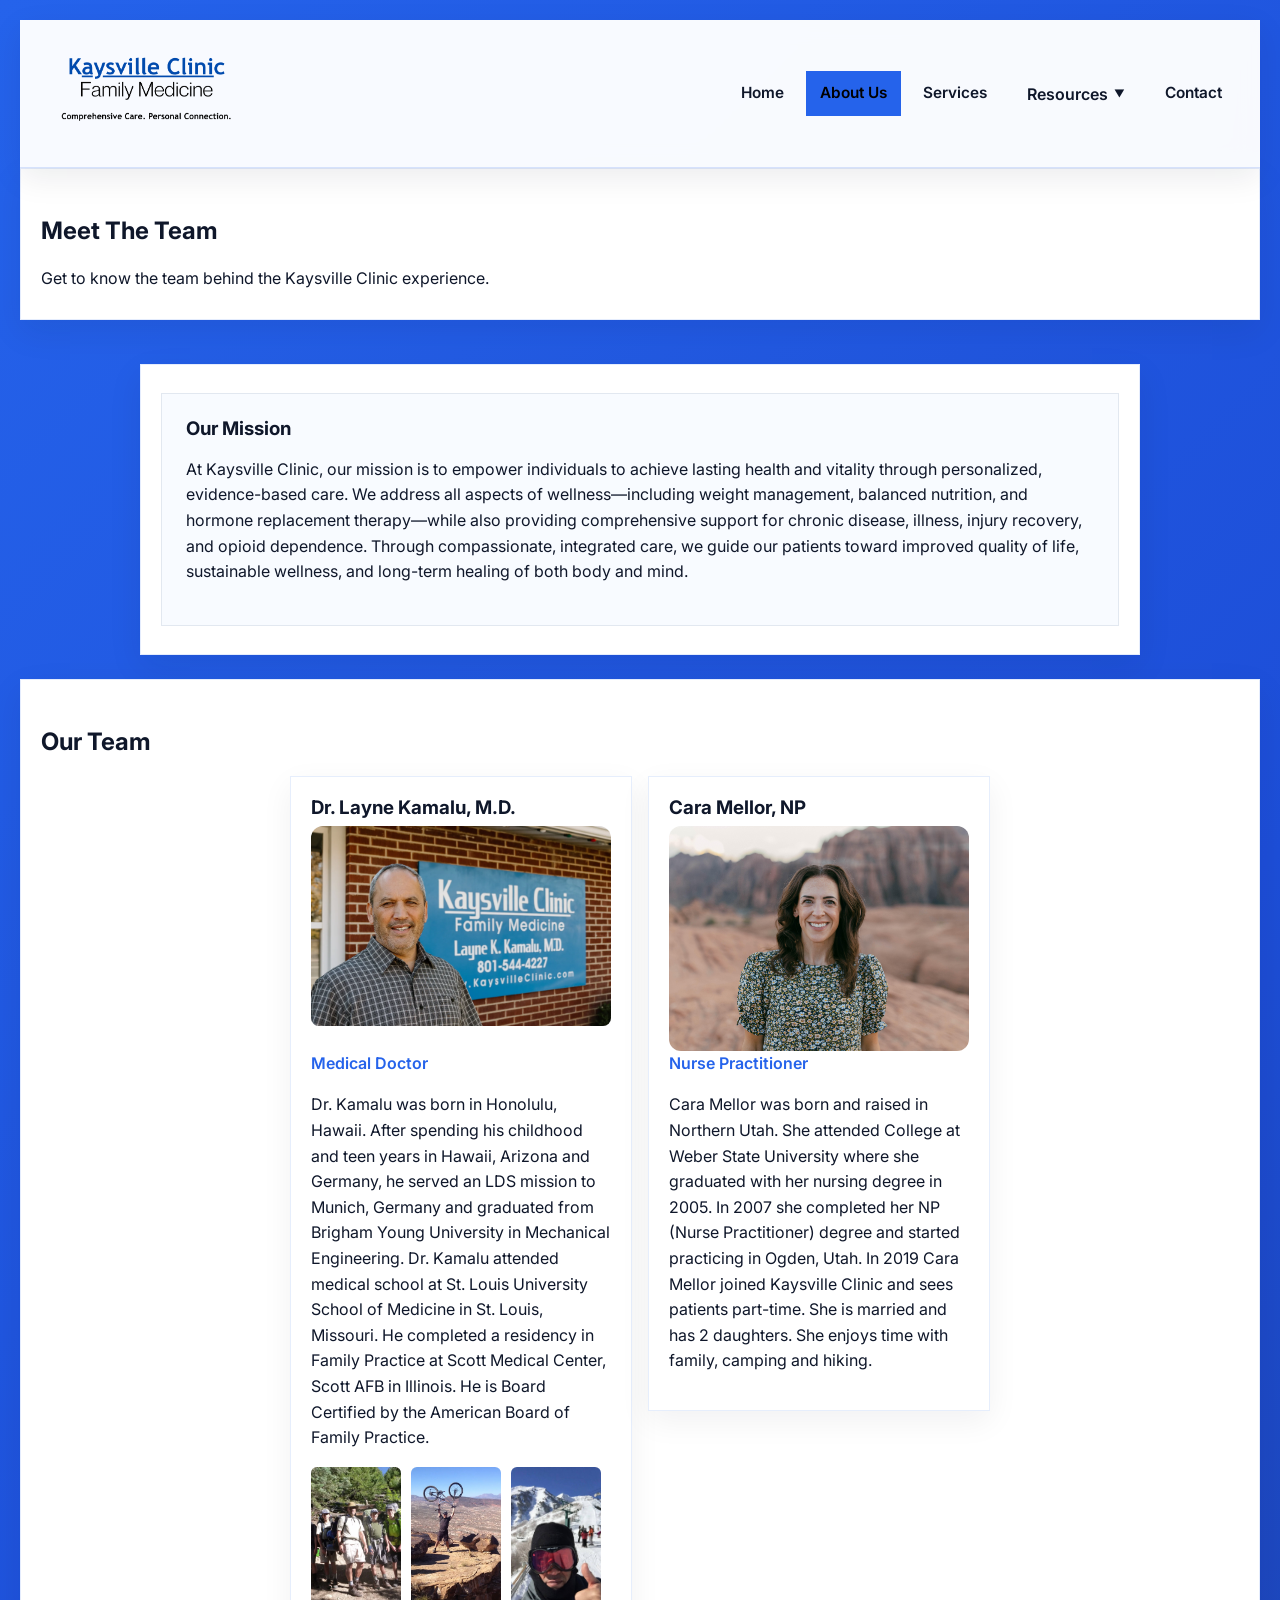
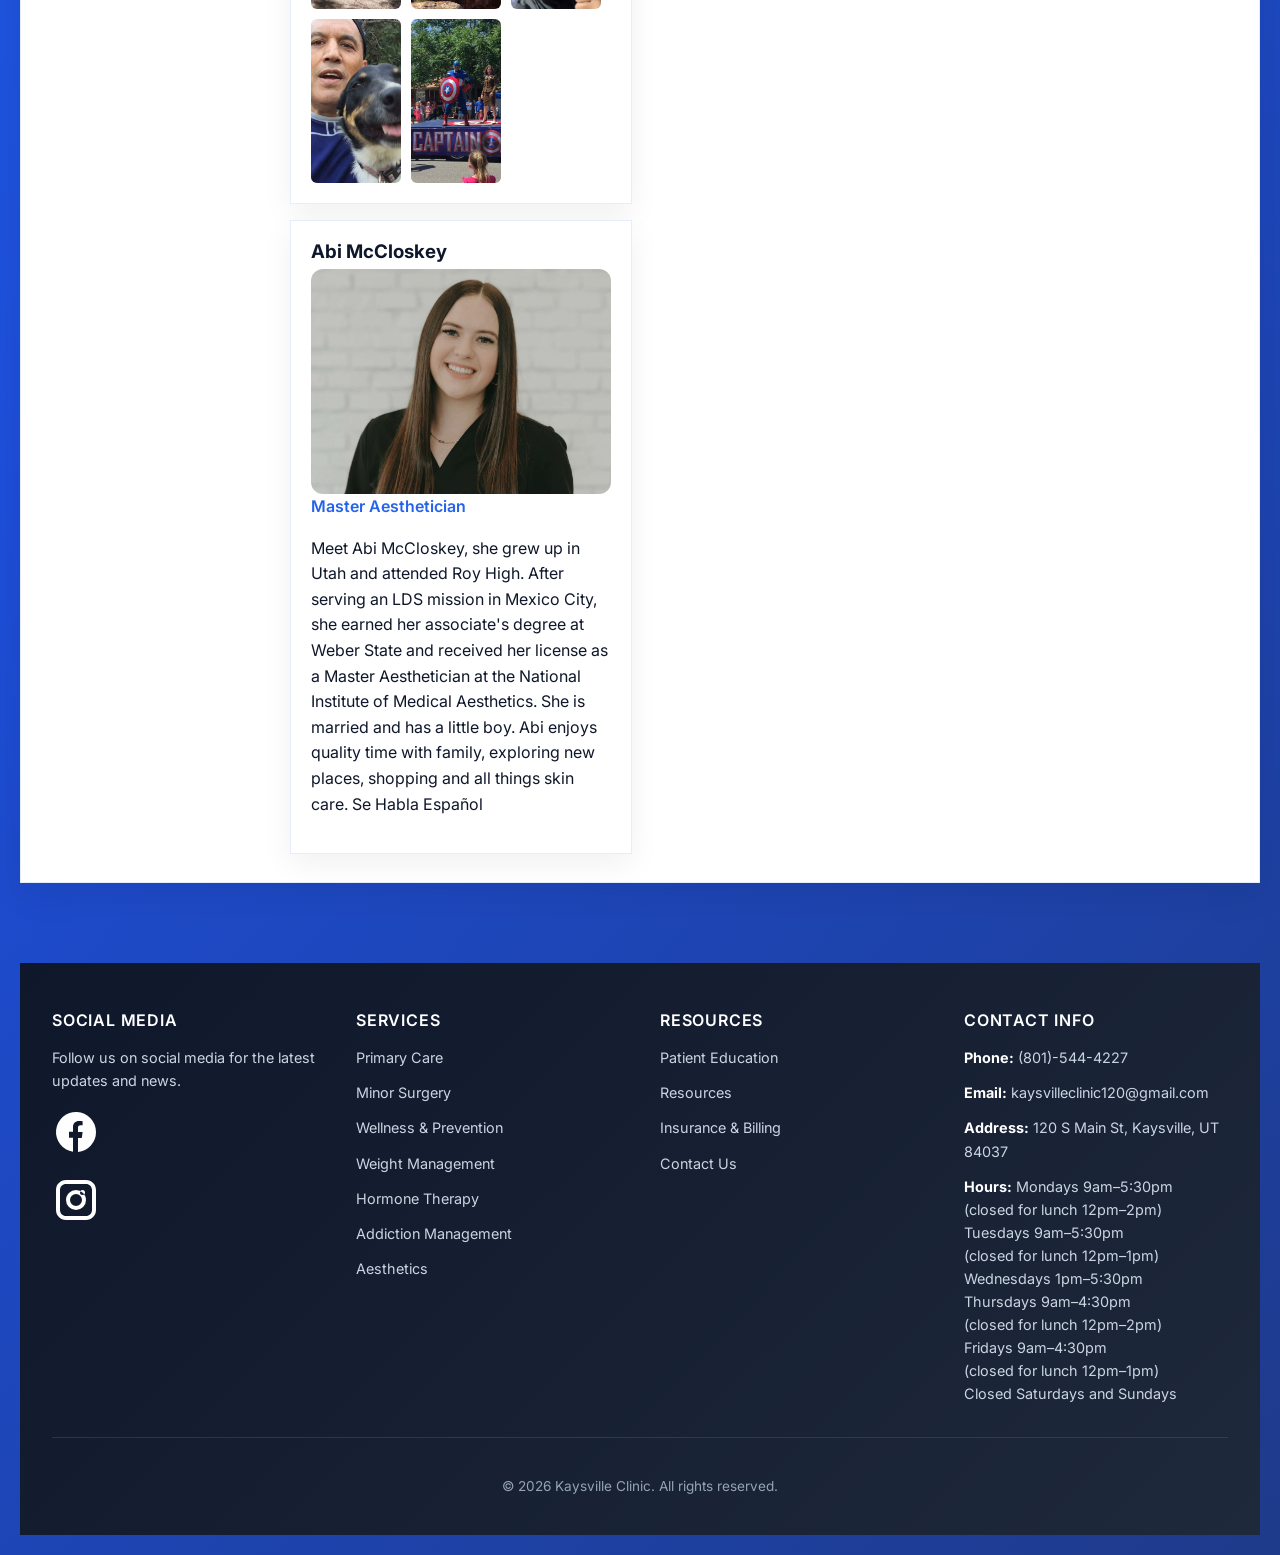
<file: aboutUs.html>
<!DOCTYPE html>
<html lang="en">
<head>
    <meta charset="UTF-8">
    <meta name="viewport" content="width=device-width, initial-scale=1.0">
    <title>Kaysville Clinic| About Us</title>
    <link rel="stylesheet" href="styles.css">
</head>
<body>
    <div class="container">
        <header class="site-header">
            <a href="index.html" class="brand">
                <img src="assets\images\unnamed.png" alt="Kaysville Clinic Logo">
                <div class="brand-text">
                </div>
            </a>

            <button class="nav-toggle" aria-expanded="false" aria-controls="main-navigation" type="button" aria-label="Toggle navigation">
                <span></span>
            </button>

            <nav id="main-navigation" class="nav-links" aria-label="Main menu">
                <a href="index.html">Home</a>
                <a href="aboutUs.html">About Us</a>
                <a href="services.html">Services</a>
                <div class="nav-dropdown">
                    <button class="nav-dropdown-toggle" aria-expanded="false">Resources</button>
                    <div class="dropdown-menu">
                        <a href="patient-education.html">Patient Education</a>
                        <a href="pricing.html">Pricing</a>
                        <a href="resources.html">More Resources</a>
                    </div>
                </div>
                <a href="contact.html">Contact</a>
            </nav>
        </header>

       <main>

    <!-- HERO -->
    <section class="panel">
        <div class="hero-copy">
            <h1>Meet The Team</h1>
            <span class="eyebrow">Get to know the team behind the Kaysville Clinic experience.</span>
        </div>
    </section>

    <!-- OUR MISSION -->
    <section class="panel about-grid">
        <div class="card">
            <h3>Our Mission</h3>
            <p>
                At Kaysville Clinic, our mission is to empower individuals to achieve lasting health and vitality through personalized, evidence-based care. We address all aspects of wellness—including weight management, balanced nutrition, and hormone replacement therapy—while also providing comprehensive support for chronic disease, illness, injury recovery, and opioid dependence.

                Through compassionate, integrated care, we guide our patients toward improved quality of life, sustainable wellness, and long-term healing of both body and mind.
            </p>
        </div>
    </section>

    <!-- OUR TEAM -->
    <section class="panel team-grid">
        <h2>Our Team</h2>

        <div class="team-cards">
            <!-- Dr. Kamalu -->
            <div class="card team-member">

                <h3>Dr. Layne Kamalu, M.D.</h3>
                <div class="main-image">
                    <img src="assets/images/Kamalu.PNG" alt="Dr. Layne Kamalu">
                </div>
                <p class="role">Medical Doctor</p>

                <p>
                    Dr. Kamalu was born in Honolulu, Hawaii. After spending his childhood and teen years in Hawaii,
                    Arizona and Germany, he served an LDS mission to Munich, Germany and graduated from Brigham Young
                    University in Mechanical Engineering. Dr. Kamalu attended medical school at St. Louis University
                    School of Medicine in St. Louis, Missouri. He completed a residency in Family Practice at Scott
                    Medical Center, Scott AFB in Illinois. He is Board Certified by the American Board of Family Practice.
                </p>

                <div class="extra-images">
                    <img src="assets/images/Scouts.PNG" alt="">
                    <img src="assets/images/Mountain.PNG" alt="">
                    <img src="assets/images/Snow.jpg" alt="">
                    <img src="assets/images/Dog.jpg" alt="">
                    <img src="assets/images/Capitan.jpg" alt="">
                </div>
            </div>

            <!-- Cara -->
            <div class="card team-member">

                <h3>Cara Mellor, NP</h3>
                <div class="main-image">
                    <img src="assets/images/Cara.jpg" alt="Cara Mellor">
                </div>
                <p class="role">Nurse Practitioner</p>

                <p>
                    Cara Mellor was born and raised in Northern Utah. She attended College at Weber State University
                    where she graduated with her nursing degree in 2005. In 2007 she completed her NP (Nurse Practitioner)
                    degree and started practicing in Ogden, Utah. In 2019 Cara Mellor joined Kaysville Clinic and sees
                    patients part-time. She is married and has 2 daughters. She enjoys time with family, camping and hiking.
                </p>
            </div>

            <!-- Abi -->
            <div class="card team-member">
                <h3>Abi McCloskey</h3>
                <div class="main-image">
                    <img src="assets/images/Abi.jpg" alt="Abi Mcklosky">
                </div>

                <p class="role">Master Aesthetician</p>

                <p>
                    Meet Abi McCloskey, she grew up in Utah and attended Roy High. After serving an LDS mission in Mexico City, she earned her associate's degree at Weber State and received her license as a Master Aesthetician at the National Institute of Medical Aesthetics. She is married and has a little boy. Abi enjoys quality time with family, exploring new places, shopping and all things skin care.
                    Se Habla Español
                </p>
            </div>

        </div>
    </section>

</main>


</section>

        </main>

        <footer class="site-footer">
            <div class="footer-content">
                <div class="footer-section">
                    <h4>Social Media</h4>
                    <p>Follow us on social media for the latest updates and news.</p>
                    <div class="social-links">
<a href="https://www.facebook.com/profile.php?id=61580973813844" 
   aria-label="Facebook" 
   title="Facebook" 
   class="social-icon" 
   target="_blank" 
   rel="noopener">
    <!-- Facebook SVG -->
    <svg xmlns="http://www.w3.org/2000/svg" viewBox="0 0 24 24">
        <path d="M22 12a10 10 0 1 0-11.5 9.9v-7h-2v-3h2v-2.3c0-2 1.2-3.1 3-3.1.9 0 1.8.1 1.8.1v2h-1c-1 0-1.3.6-1.3 1.2V12h2.3l-.4 3h-1.9v7A10 10 0 0 0 22 12"/>
    </svg>
</a>

<a href="https://www.instagram.com/kaysvilleclinic" 
   aria-label="Instagram" 
   title="Instagram" 
   class="social-icon" 
   target="_blank" 
   rel="noopener">
    <!-- Instagram SVG -->
    <svg xmlns="http://www.w3.org/2000/svg" viewBox="0 0 24 24">
        <path d="M7 2C4.2 2 2 4.2 2 7v10c0 2.8 2.2 5 5 5h10c2.8 0 5-2.2 5-5V7c0-2.8-2.2-5-5-5H7zm10 2c1.7 0 3 1.3 3 3v10c0 1.7-1.3 3-3 3H7c-1.7 0-3-1.3-3-3V7c0-1.7 1.3-3 3-3h10zm-5 3a5 5 0 100 10 5 5 0 000-10zm0 2a3 3 0 110 6 3 3 0 010-6zm4.5-.8a1.2 1.2 0 11-2.5 0 1.2 1.2 0 012.5 0z"/>
    </svg>
</a>

                    </div>
                </div>

                <div class="footer-section">
                    <h4>Services</h4>
                    <ul>
                        <li><a href="services.html">Primary Care</a></li>
                        <li><a href="services.html">Minor Surgery</a></li>
                        <li><a href="services.html">Wellness & Prevention</a></li>
                        <li><a href="services.html">Weight Management</a></li>
                        <li><a href="services.html">Hormone Therapy</a></li>
                        <li><a href="services.html">Addiction Management</a></li>
                        <li><a href="services.html">Aesthetics</a></li>
                    </ul>
                </div>

                <div class="footer-section">
                    <h4>Resources</h4>
                    <ul>
                        <li><a href="patient-education.html">Patient Education</a></li>
                        <li><a href="resources.html">Resources</a></li>
                        <li><a href="resources.html">Insurance & Billing</a></li>
                        <li><a href="contact.html">Contact Us</a></li>
                    </ul>
                </div>

               <div class="footer-section">
    <h4>Contact Info</h4>

    <ul class="contact-list">
        <li>
            <strong>Phone:</strong>
            <span><a href="tel:+18015444227">(801)-544-4227</a></span>
        </li>

        <li>
            <strong>Email:</strong>
            <span><a href="mailto:kaysvilleclinic120@gmail.com">kaysvilleclinic120@gmail.com</a></span>
        </li>

        <li>
            <strong>Address:</strong>
            <span>120 S Main St, Kaysville, UT 84037</span>
        </li>

        <li class="hours">
            <strong>Hours:</strong>
            <span>
                Mondays 9am–5:30pm <br>
                (closed for lunch 12pm–2pm)<br>
                Tuesdays 9am–5:30pm <br>
                (closed for lunch 12pm–1pm)<br>
                Wednesdays 1pm–5:30pm <br>
                Thursdays 9am–4:30pm <br>
                (closed for lunch 12pm–2pm)<br>
                Fridays 9am–4:30pm <br>
                (closed for lunch 12pm–1pm)<br>
                Closed Saturdays and Sundays
            </span>
        </li>
    </ul>
</div>

            </div>

            <div class="footer-bottom">
                <p>&copy; 2026 Kaysville Clinic. All rights reserved.</p>
            </div>
        </footer>
    </div>

    <script src="script.js"></script>
</body>
</html>
</file>
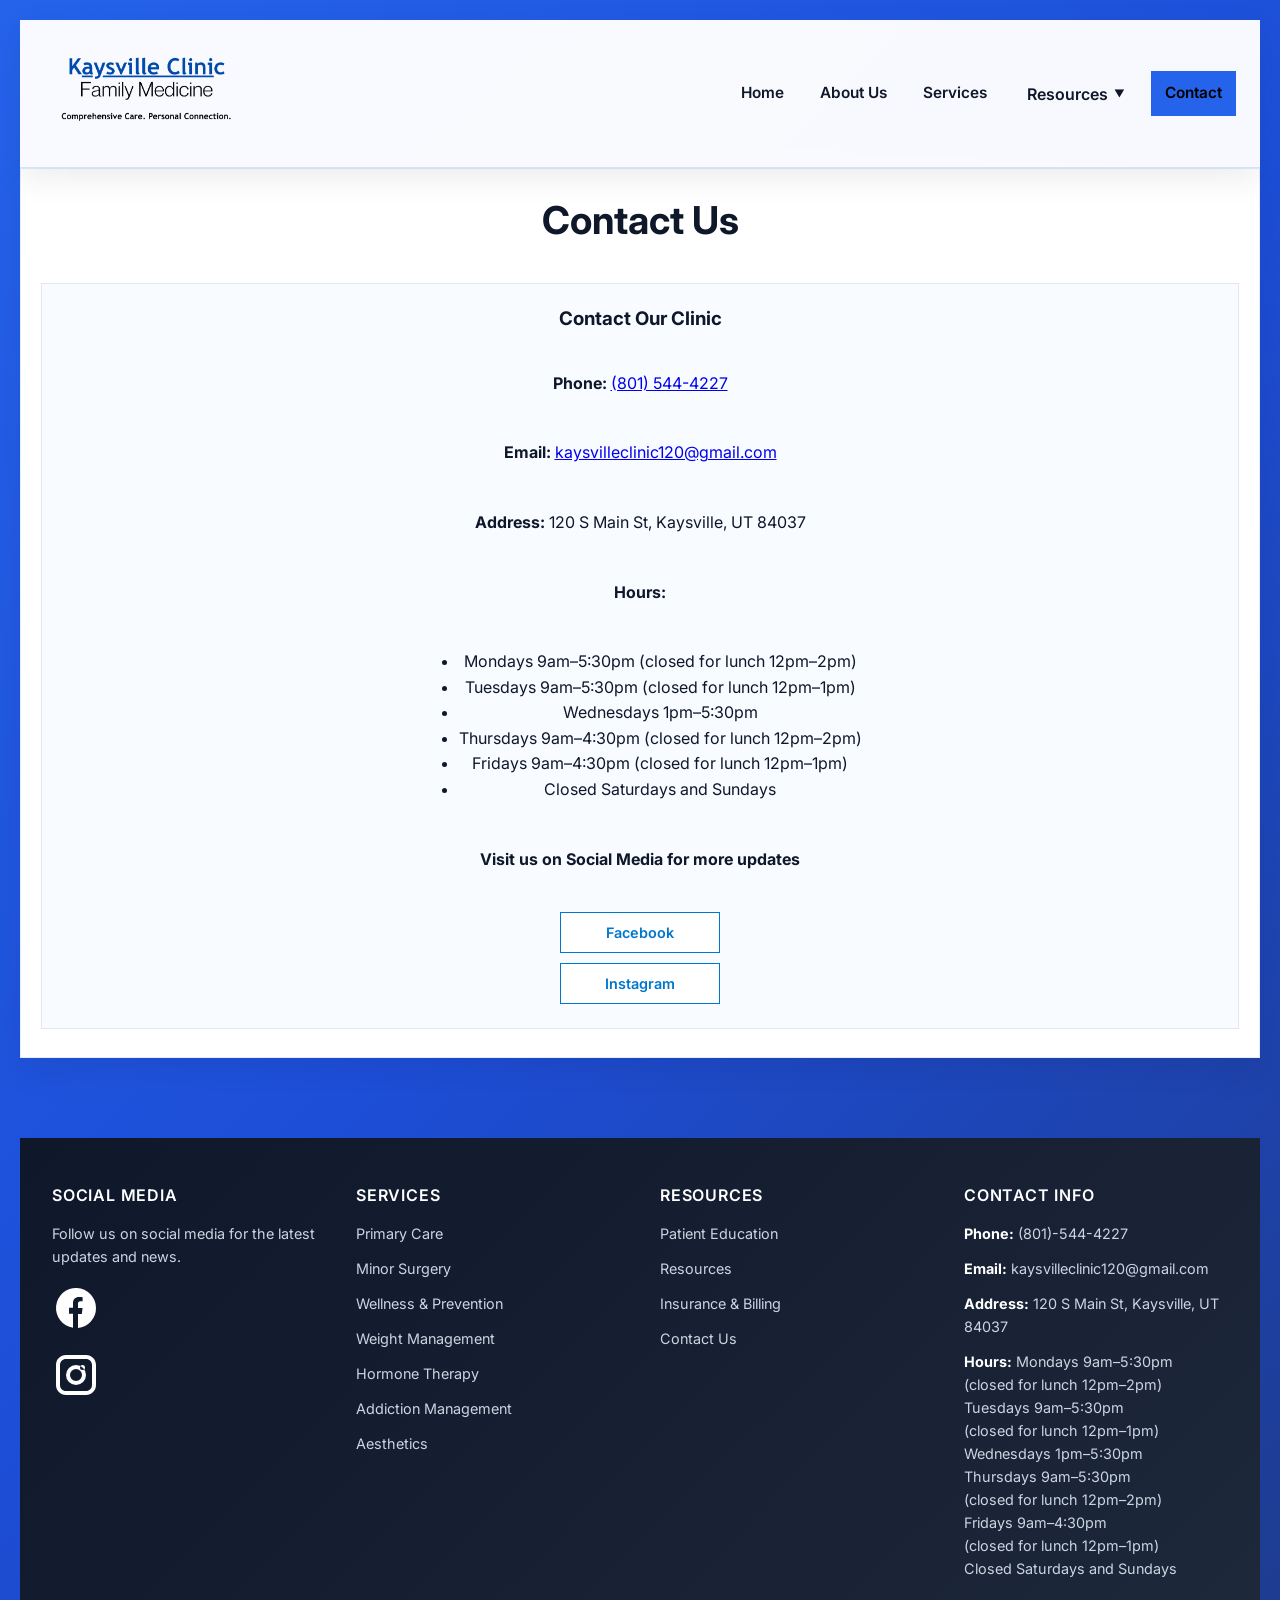
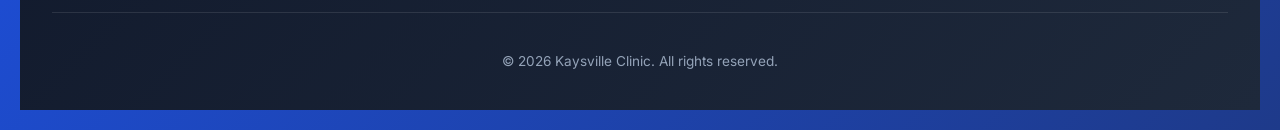
<file: contact.html>
<!DOCTYPE html>
<html lang="en">
<head>
    <meta charset="UTF-8">
    <meta name="viewport" content="width=device-width, initial-scale=1.0">
    <title>Kaysville Clinic| Contact</title>
    <link rel="stylesheet" href="styles.css">
</head>
<body>
    <div class="container">
        <header class="site-header">
            <a href="index.html" class="brand">
                <img src="assets\images\unnamed.png" alt="Kaysville Clinic Logo">
                <div class="brand-text">
                </div>
            </a>

            <button class="nav-toggle" aria-expanded="false" aria-controls="main-navigation" type="button" aria-label="Toggle navigation">
                <span></span>
            </button>

            <nav id="main-navigation" class="nav-links" aria-label="Main menu">
                <a href="index.html">Home</a>
                <a href="aboutUs.html">About Us</a>
                <a href="services.html">Services</a>
                <div class="nav-dropdown">
                    <button class="nav-dropdown-toggle" aria-expanded="false">Resources</button>
                    <div class="dropdown-menu">
                        <a href="patient-education.html">Patient Education</a>
                        <a href="pricing.html">Pricing</a>
                        <a href="resources.html">More Resources</a>
                    </div>
                </div>
                <a href="contact.html">Contact</a>
            </nav>
        </header>

        <main>
            <section class="panel contact-panel">
                <div class="section-header">
                    <h2>Contact Us</h2>
                </div>

                <div class="contact-grid">
                    <div class="contact-card">
                        <h3>Contact Our Clinic</h3>
                        <p><strong>Phone:</strong> <a href="tel:+18015444227">(801) 544-4227</a></p>
                        <p><strong>Email:</strong> <a href="mailto:kaysvilleclinic120@gmail.com">kaysvilleclinic120@gmail.com</a></p>
                        <p><strong>Address:</strong> 120 S Main St, Kaysville, UT 84037</p>
                        <p><strong>Hours:</strong></p>
                        <ul>
                            <li>Mondays 9am–5:30pm (closed for lunch 12pm–2pm)</li>
                            <li>Tuesdays 9am–5:30pm (closed for lunch 12pm–1pm)</li>
                            <li>Wednesdays 1pm–5:30pm</li>
                            <li>Thursdays 9am–4:30pm (closed for lunch 12pm–2pm)</li>
                            <li>Fridays 9am–4:30pm (closed for lunch 12pm–1pm)</li>
                            <li>Closed Saturdays and Sundays</li>
                        </ul>
                        <p><strong>Visit us on Social Media for more updates</strong></p>
                        <div class="social-links" style="margin-top:12px; display:flex; gap:10px;">
        <a href="https://www.facebook.com/profile.php?id=61580973813844"
           aria-label="Facebook"
           class="button secondary"
           target="_blank"
           rel="noopener">
           Facebook
        </a>

        <a href="https://www.instagram.com/kaysvilleclinic"
           aria-label="Instagram"
           class="button secondary"
           target="_blank"
           rel="noopener">
           Instagram
        </a>
                        </div>
                    </div>
                </div>
            </section>
        </main>

        <footer class="site-footer">
            <div class="footer-content">
                <div class="footer-section">
                    <h4>Social Media</h4>
                    <p>Follow us on social media for the latest updates and news.</p>
                    <div class="social-links">
<a href="https://www.facebook.com/profile.php?id=61580973813844" 
   aria-label="Facebook" 
   title="Facebook" 
   class="social-icon" 
   target="_blank" 
   rel="noopener">
    <!-- Facebook SVG -->
    <svg xmlns="http://www.w3.org/2000/svg" viewBox="0 0 24 24">
        <path d="M22 12a10 10 0 1 0-11.5 9.9v-7h-2v-3h2v-2.3c0-2 1.2-3.1 3-3.1.9 0 1.8.1 1.8.1v2h-1c-1 0-1.3.6-1.3 1.2V12h2.3l-.4 3h-1.9v7A10 10 0 0 0 22 12"/>
    </svg>
</a>

<a href="https://www.instagram.com/kaysvilleclinic" 
   aria-label="Instagram" 
   title="Instagram" 
   class="social-icon" 
   target="_blank" 
   rel="noopener">
    <!-- Instagram SVG -->
    <svg xmlns="http://www.w3.org/2000/svg" viewBox="0 0 24 24">
        <path d="M7 2C4.2 2 2 4.2 2 7v10c0 2.8 2.2 5 5 5h10c2.8 0 5-2.2 5-5V7c0-2.8-2.2-5-5-5H7zm10 2c1.7 0 3 1.3 3 3v10c0 1.7-1.3 3-3 3H7c-1.7 0-3-1.3-3-3V7c0-1.7 1.3-3 3-3h10zm-5 3a5 5 0 100 10 5 5 0 000-10zm0 2a3 3 0 110 6 3 3 0 010-6zm4.5-.8a1.2 1.2 0 11-2.5 0 1.2 1.2 0 012.5 0z"/>
    </svg>
</a>

                    </div>
                </div>

                <div class="footer-section">
                    <h4>Services</h4>
                    <ul>
                        <li><a href="services.html">Primary Care</a></li>
                        <li><a href="services.html">Minor Surgery</a></li>
                        <li><a href="services.html">Wellness & Prevention</a></li>
                        <li><a href="services.html">Weight Management</a></li>
                        <li><a href="services.html">Hormone Therapy</a></li>
                        <li><a href="services.html">Addiction Management</a></li>
                        <li><a href="services.html">Aesthetics</a></li>
                    </ul>
                </div>

                <div class="footer-section">
                    <h4>Resources</h4>
                    <ul>
                        <li><a href="patient-education.html">Patient Education</a></li>
                        <li><a href="resources.html">Resources</a></li>
                        <li><a href="resources.html">Insurance & Billing</a></li>
                        <li><a href="contact.html">Contact Us</a></li>
                    </ul>
                </div>

               <div class="footer-section">
    <h4>Contact Info</h4>

    <ul class="contact-list">
        <li>
            <strong>Phone:</strong>
            <span><a href="tel:+18015444227">(801)-544-4227</a></span>
        </li>

        <li>
            <strong>Email:</strong>
            <span><a href="mailto:kaysvilleclinic120@gmail.com">kaysvilleclinic120@gmail.com</a></span>
        </li>

        <li>
            <strong>Address:</strong>
            <span>120 S Main St, Kaysville, UT 84037</span>
        </li>

        <li class="hours">
            <strong>Hours:</strong>
            <span>
                Mondays 9am–5:30pm <br>
                (closed for lunch 12pm–2pm)<br>
                Tuesdays 9am–5:30pm <br>
                (closed for lunch 12pm–1pm)<br>
                Wednesdays 1pm–5:30pm <br>
                Thursdays 9am–5:30pm <br>
                (closed for lunch 12pm–2pm)<br>
                Fridays 9am–4:30pm <br>
                (closed for lunch 12pm–1pm)<br>
                Closed Saturdays and Sundays
            </span>
        </li>
    </ul>
</div>

            </div>

            <div class="footer-bottom">
                <p>&copy; 2026 Kaysville Clinic. All rights reserved.</p>
            </div>
        </footer>
    </div>

    <script src="script.js"></script>
</body>
</html>
</file>
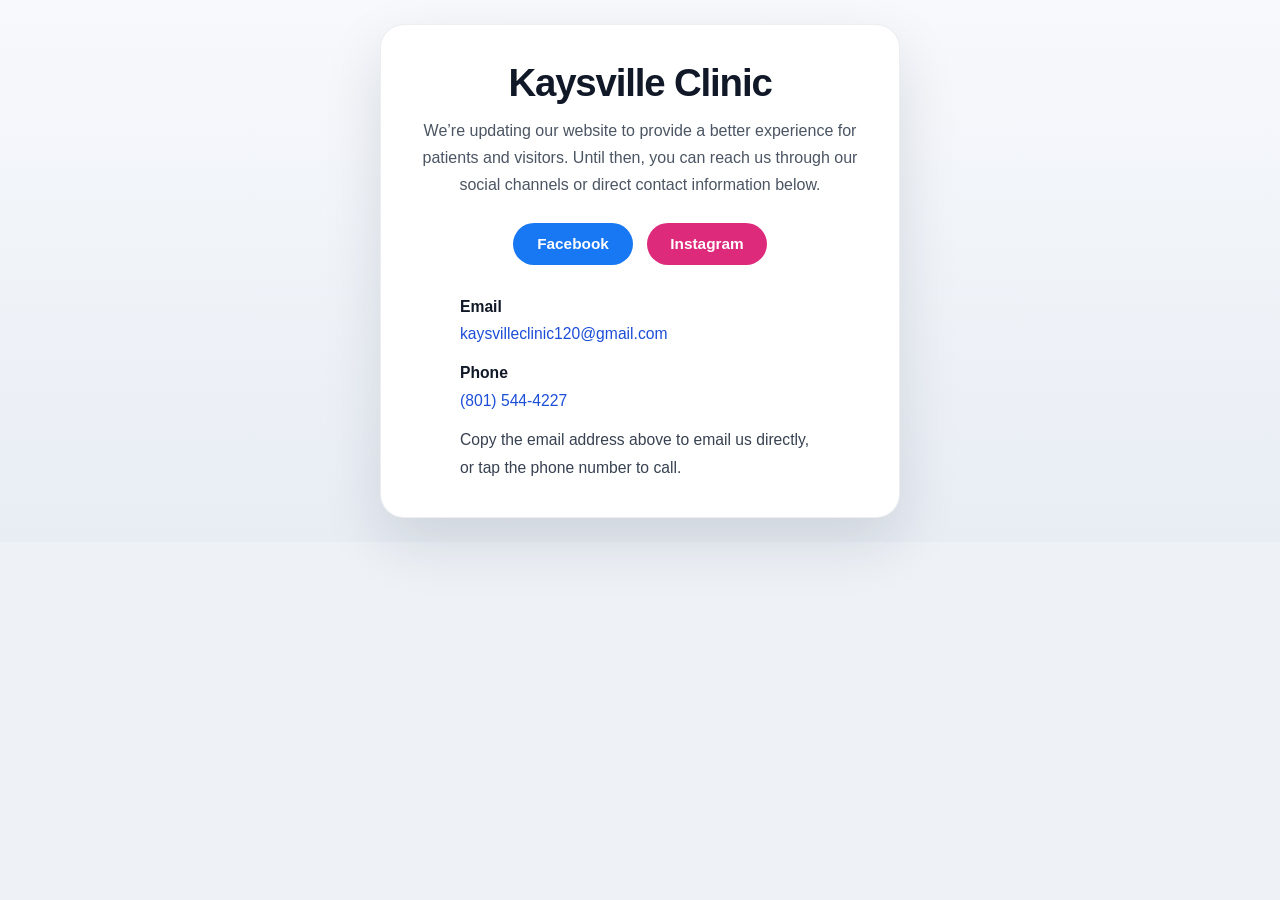
<file: old_index.html>
<!DOCTYPE html>
<html lang="en">
<head>
    <meta charset="UTF-8">
    <meta name="viewport" content="width=device-width, initial-scale=1.0">
    <title>Kaysville Clinic</title>
    <style>
        :root {
            color-scheme: light;
            font-family: Inter, Arial, sans-serif;
            background: #eef2f7;
            color: #1f2937;
        }
        *, *::before, *::after {
            box-sizing: border-box;
        }
        html, body {
            margin: 0;
            min-height: 100%;
        }
        body {
            display: flex;
            align-items: center;
            justify-content: center;
            padding: 24px;
            background: linear-gradient(180deg, #f7f9fc 0%, #e8edf4 100%);
        }
        .container {
            width: 100%;
            max-width: 520px;
            padding: 36px 32px;
            border-radius: 24px;
            background: #ffffff;
            box-shadow: 0 24px 60px rgba(15, 23, 42, 0.12);
            text-align: center;
            border: 1px solid rgba(148, 163, 184, 0.18);
        }
        h1 {
            margin: 0 0 12px;
            font-size: 2.4rem;
            letter-spacing: -0.03em;
            color: #111827;
        }
        .subtitle {
            margin: 0 0 24px;
            color: #4b5563;
            line-height: 1.7;
            font-size: 1rem;
        }
        .socials {
            display: flex;
            justify-content: center;
            gap: 14px;
            flex-wrap: wrap;
            padding: 0;
            margin: 0 auto 28px;
            list-style: none;
        }
        .socials a {
            display: inline-flex;
            align-items: center;
            justify-content: center;
            min-width: 120px;
            padding: 12px 18px;
            border-radius: 999px;
            text-decoration: none;
            color: #fff;
            font-weight: 700;
            font-size: 0.96rem;
            transition: transform 0.2s ease, box-shadow 0.2s ease;
        }
        .socials a:hover {
            transform: translateY(-2px);
            box-shadow: 0 14px 28px rgba(15, 23, 42, 0.12);
        }
        .socials a.facebook { background: #1877f2; }
        .socials a.instagram { background: #dd2a7b; }
        .contact-info {
            text-align: left;
            display: grid;
            gap: 12px;
            margin: 0 auto;
            max-width: 360px;
            color: #374151;
            font-size: 0.98rem;
            line-height: 1.75;
        }
        .contact-info p {
            margin: 0;
        }
        .contact-info strong {
            color: #111827;
        }
        .contact-info a {
            color: #1d4ed8;
            text-decoration: none;
        }
        .contact-info a:hover {
            text-decoration: underline;
        }
    </style>
</head>
<body>
    <div class="container">
        <h1>Kaysville Clinic</h1>
        <p class="subtitle">We’re updating our website to provide a better experience for patients and visitors. Until then, you can reach us through our social channels or direct contact information below.</p>
        <ul class="socials">
            <li><a class="facebook" href="https://www.facebook.com/profile.php?id=61580973813844" target="_blank" rel="noreferrer">Facebook</a></li>
            <li><a class="instagram" href="https://www.instagram.com/kaysvilleclinic/" target="_blank" rel="noreferrer">Instagram</a></li>
        </ul>
        <div class="contact-info">
            <p><strong>Email</strong><br><a href="mailto:kaysvilleclinic120@gmail.com">kaysvilleclinic120@gmail.com</a></p>
            <p><strong>Phone</strong><br><a href="tel:+18015444227">(801) 544-4227</a></p>
            <p>Copy the email address above to email us directly, or tap the phone number to call.</p>
        </div>
    </div>
</body>
</html>
</file>
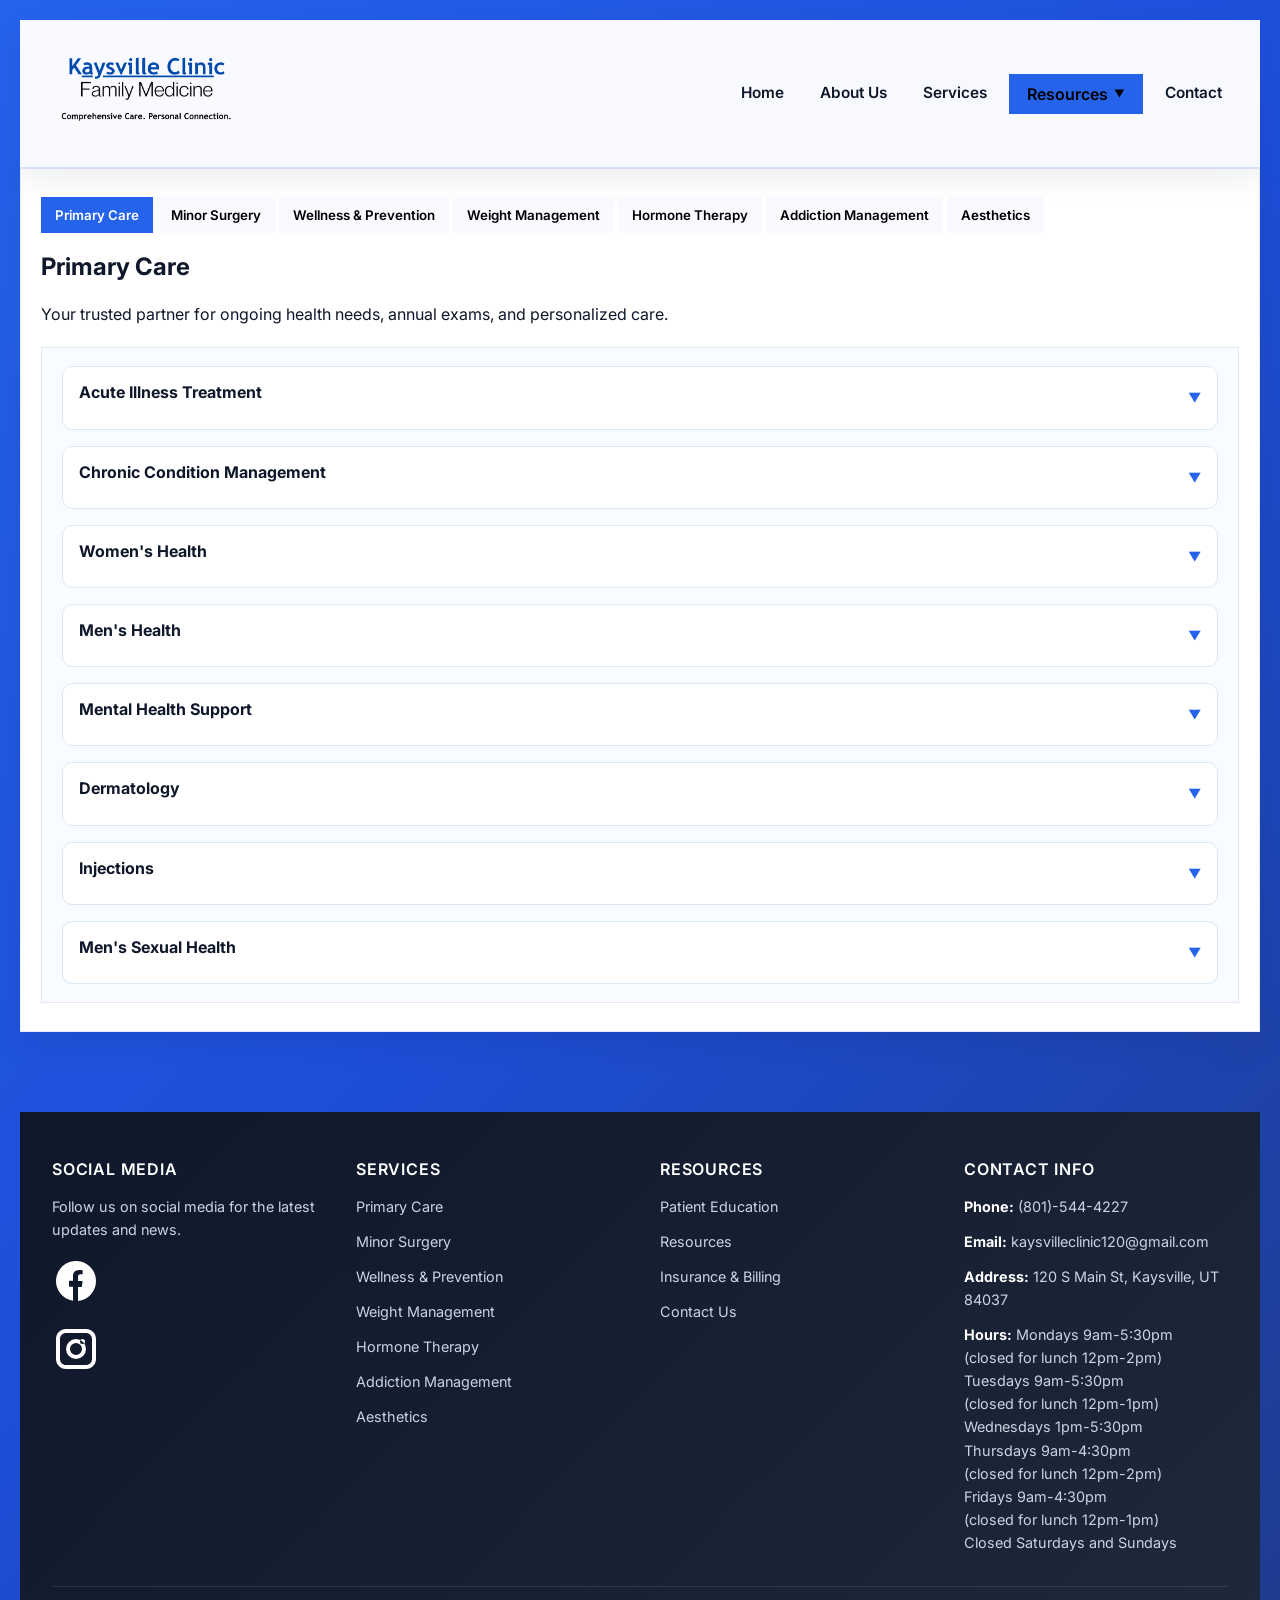
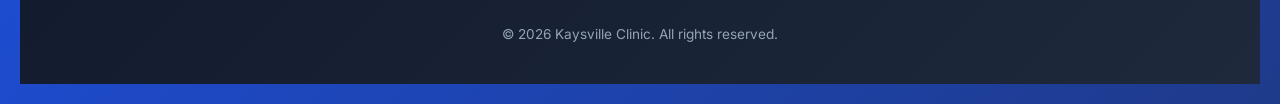
<file: patient-education.html>
<!DOCTYPE html>
<html lang="en">
<head>
    <meta charset="UTF-8">
    <meta name="viewport" content="width=device-width, initial-scale=1.0">
    <title>Kaysville Clinic| Patient Education</title>
    <link rel="stylesheet" href="styles.css">
</head>
<body>
    <div class="container">
        <header class="site-header">
            <a href="index.html" class="brand">
                <img src="assets\images\unnamed.png" alt="Kaysville Clinic Logo">
                <div class="brand-text">
                </div>
            </a>

            <button class="nav-toggle" aria-expanded="false" aria-controls="main-navigation" type="button" aria-label="Toggle navigation">
                <span></span>
            </button>

            <nav id="main-navigation" class="nav-links" aria-label="Main menu">
                <a href="index.html">Home</a>
                <a href="aboutUs.html">About Us</a>
                <a href="services.html">Services</a>
                <div class="nav-dropdown">
                    <button class="nav-dropdown-toggle" aria-expanded="false">Resources</button>
                    <div class="dropdown-menu">
                        <a href="patient-education.html">Patient Education</a>
                        <a href="pricing.html">Pricing</a>
                        <a href="resources.html">More Resources</a>
                    </div>
                </div>
                <a href="contact.html">Contact</a>
            </nav>
        </header>

        <main>
            <section class="panel services-hero">
        <label class="tabs-dropdown-label" for="service-tabs-select">Choose a service topic</label>
        <select class="tabs-dropdown" id="service-tabs-select" aria-label="Choose a service topic">
            <option value="primary-care">Primary Care</option>
            <option value="minor-surgery">Minor Surgery</option>
            <option value="wellness">Wellness & Prevention</option>
            <option value="weight-management">Weight Management</option>
            <option value="hormone-therapy">Hormone Therapy</option>
            <option value="addiction-management">Addiction Management</option>
            <option value="aesthetics">Aesthetics</option>
        </select>
        <div class="tabs" role="tablist">
            <button class="tab" type="button" role="tab" aria-selected="true" data-target="primary-care">
                Primary Care
            </button>
            <button class="tab" type="button" role="tab" aria-selected="false" data-target="minor-surgery">
                Minor Surgery
            </button>
            <button class="tab" type="button" role="tab" aria-selected="false" data-target="wellness">
                Wellness & Prevention
            </button>
            <button class="tab" type="button" role="tab" aria-selected="false" data-target="weight-management">
                Weight Management
            </button>
            <button class="tab" type="button" role="tab" aria-selected="false" data-target="hormone-therapy">
                Hormone Therapy
            </button>
            <button class="tab" type="button" role="tab" aria-selected="false" data-target="addiction-management">
                Addiction Management
            </button>
            <button class="tab" type="button" role="tab" aria-selected="false" data-target="aesthetics">
                Aesthetics
            </button>
        </div>

        <div class="tab-panels">
            <div id="primary-care" class="tab-panel active">
                <h1>Primary Care</h1>
                <p>Your trusted partner for ongoing health needs, annual exams, and personalized care.</p>

                <div class="service-section">
                    <button class="subsection-toggle" aria-expanded="false">
                        <h3>Acute Illness Treatment</h3>
                        <span class="toggle-icon">▼</span>
                    </button>
                    <div class="subsection-content" style="display:none;">
                        <p>At Kaysville Clinic, we understand that acute illnesses can happen to anyone at any time. These are typically short-term health problems that occur suddenly and require prompt medical attention. Some examples of acute illnesses include the flu, strep throat, ear infections, and sinus infections.</p>
                        <p>Acute illnesses can be caused by viruses, bacteria, or other pathogens. They can also be a result of an injury or trauma. The symptoms of acute illnesses can vary depending on the specific condition, but common signs may include fever, coughing, sore throat, body aches, and fatigue.</p>
                        <p>If you are experiencing any of these symptoms or suspect that you have developed an acute illness, our team at Kaysville Clinic is here to help. Our experienced family medicine practitioners are well-equipped to diagnose and treat a wide range of acute illnesses. We will work with you to create an individualized treatment plan that addresses your specific needs and helps you recover as quickly as possible.</p>
                        <p>At Kaysville Clinic, we believe in the importance of timely and effective treatment for acute illnesses. Ignoring or delaying treatment can often lead to more serious and long-lasting health problems. That's why we offer same-day appointments for acute illnesses and strive to provide prompt and efficient care.</p>
                        <p>In addition to medical treatment, our team also emphasizes the importance of preventive measures for acute illnesses. We encourage all of our patients to stay up-to-date on vaccinations and practice good hygiene habits to help prevent the spread of infections.</p>
                        <p>Don't let an acute illness disrupt your life. Trust the compassionate and experienced team at Kaysville Clinic to help you get back on track to good health. Schedule an appointment with us today for any acute illness concerns, and let us take care of your medical needs.</p>
                    </div>

                    <button class="subsection-toggle" aria-expanded="false">
                        <h3>Chronic Condition Management</h3>
                        <span class="toggle-icon">▼</span>
                    </button>
                    <div class="subsection-content" style="display:none;">
                        <p>Chronic conditions are long-term health conditions that require ongoing medical care and management. These conditions may persist for months or even years, and can greatly affect an individual's quality of life. Some examples of chronic conditions include diabetes, hypertension, arthritis, asthma, and heart disease.</p>
                        <p>At Kaysville Clinic, we understand the challenges that come with managing a chronic condition. Our team of healthcare professionals is dedicated to providing comprehensive and personalized care to help patients effectively manage their condition. We work closely with our patients to develop a treatment plan that fits their specific needs, taking into consideration factors such as age, lifestyle, and overall health.</p>                   
                        <p>Our approach to managing chronic conditions involves not only treating the symptoms but also addressing the underlying causes. This may include regular check-ups, medication management, lifestyle modifications such as diet and exercise, and education on self-care. Our goal is to empower our patients to take an active role in managing their condition and improving their overall health.</p>
                        <p>In addition to medical care, we offer support and resources to help patients cope with the physical, emotional, and financial impacts of living with a chronic condition. We also collaborate with specialists and other healthcare providers to ensure our patients receive the best possible care.</p>
                        <p>If you or a loved one is living with a chronic condition, know that you are not alone. At Kaysville Clinic, we are committed to helping you live your best life despite your condition. Contact us today to schedule an appointment and learn more about our services for managing chronic conditions.</p>
                    </div>
                    <button class="subsection-toggle" aria-expanded="false">
                        <h3>Women's Health</h3>
                        <span class="toggle-icon">▼</span>
                    </button>
                    <div class="subsection-content" style="display:none;">
                        <p>At Kaysville Clinic, our team of dedicated physicians offers a wide range of services to address female problems. We provide thorough screenings and diagnostic tests to identify any underlying health conditions and offer personalized treatment plans to alleviate symptoms and improve overall reproductive health.</p>
                        <p>Female problems refer to health conditions that specifically affect women, such as menstrual disorders, urinary tract infections, breast abnormalities, menopause-related issues, vaginal infections, painful/irregular menstrual periods, and pelvic pain.</p>
                        <p><strong>Menstrual Disorders:</strong> Menstrual disorders can cause discomfort and disrupt daily activities. Our physicians can help manage these issues through medication, lifestyle changes, and other forms of treatment.</p>
                        <p><strong>Urinary Tract Infections (UTIs):</strong> Frequent UTIs can be a common problem for women. We provide prompt diagnosis and effective treatment to alleviate symptoms and prevent recurrent infections.</p>
                        <p><strong>Breast Pain:</strong> Breast exams are an essential part of women's health screenings. Our physicians are trained to detect any abnormalities in breast tissue and provide appropriate referrals for further evaluation if needed.</p>
                        <p><strong>Menopause-Related Issues:</strong> Menopause can bring about a host of physical and emotional changes. Our team can help manage symptoms such as hot flashes, mood swings, and vaginal dryness through hormone therapy, lifestyle modifications, and other treatment options.</p>
                        <p><strong>Vaginal Infections:</strong> Vaginal infections can cause discomfort and affect a woman's quality of life. Our physicians can provide proper diagnosis and treatment for various types of vaginal infections, such as yeast infections, bacterial vaginosis, and sexually transmitted infections.</p>
                        <p><strong>Painful/Irregular Menstrual Periods:</strong> Painful or irregular periods can be indicative of underlying health issues. Our physicians can help identify and treat the root cause of these problems to improve overall reproductive health.</p>
                        <p><strong>Pelvic Pain:</strong> Pelvic pain can be caused by various conditions such as endometriosis, ovarian cysts, or pelvic inflammatory disease. We provide comprehensive evaluations and personalized treatment plans to alleviate discomfort and improve quality of life.</p>
                    </div>
                    

                    <button class="subsection-toggle" aria-expanded="false">
                        <h3>Men's Health</h3>
                        <span class="toggle-icon">▼</span>
                    </button>
                    <div class="subsection-content" style="display:none;">
                        <p>Male problems refer to any medical conditions or health issues that are specific to men. Some common male problems include enlarged prostate, prostate cancer screening, impotence, and testicular or scrotal pain.</p>
                        <p>At Kaysville Clinic, we understand that these issues can be concerning and may affect a man's quality of life. That is why we offer comprehensive care and services to help our male patients address any problems they may be facing.</p>
                        <p><strong>Enlarged Prostate:</strong> As men age, it is common for the prostate gland to enlarge in size. This condition is known as benign prostatic hyperplasia (BPH). While BPH is not cancerous, it can cause bothersome urinary symptoms such as frequent urination, difficulty starting or stopping the urine stream, and feeling like the bladder is not completely empty.</p>
                        <p><strong>Prostate Cancer Screening:</strong> Prostate cancer is the most common cancer among men, with over 190,000 new cases diagnosed in the United States each year. Early detection is crucial for successful treatment and improving survival rates.</p>
                        <p><strong>Impotence:</strong> Impotence, also known as erectile dysfunction (ED), is a common male problem that refers to the inability to get or keep an erection firm enough for sexual intercourse.</p>
                        <p><strong>Testicular or Scrotal Pain:</strong> Pain in the testicles or scrotum can be a symptom of various conditions, including infection, injury, or underlying medical issues. It is essential to address any pain or discomfort in this area promptly.</p>
                        <p>At Kaysville Clinic, we are committed to providing comprehensive care for male patients. Our team of providers has extensive experience in managing and treating male problems, from routine health screenings to specialized care for specific conditions.</p>
                    </div>

                    <button class="subsection-toggle" aria-expanded="false">
                        <h3>Mental Health Support</h3>
                        <span class="toggle-icon">▼</span>
                    </button>
                    <div class="subsection-content" style="display:none;">
                        <p>Mental health is an important aspect of our overall well-being, and it refers to our emotional, psychological, and social well-being. It affects how we think, feel, and act in daily life.</p>
                        <p>At Kaysville Clinic, we understand the importance of mental health and strive to provide comprehensive care for individuals struggling with various mental health conditions. We offer specialized treatment programs for opiate dependence, depression, anxiety, attention deficit disorder, substance abuse, and alcoholism.</p>
                        <p><strong>Opiate Dependence Treatment:</strong> We offer a multi-faceted approach that includes medication-assisted treatment, counseling and therapy, and support groups.</p>
                        <p><strong>Depression Treatment:</strong> Our team offers evidence-based treatments for depression, including medication management, therapy, and lifestyle modifications.</p>
                        <p><strong>Anxiety Treatment:</strong> We offer cognitive-behavioral therapy, relaxation techniques, and stress management strategies.</p>
                        <p><strong>Attention Deficit Disorder (ADD) Treatment:</strong> Our clinic provides comprehensive care including medication management, behavioral therapy, and educational support.</p>
                        <p><strong>Substance Abuse and Alcoholism Treatment:</strong> We offer evidence-based treatments including medication-assisted treatment, behavioral therapy, and support groups.</p>
                        <p>At Kaysville Clinic, we are dedicated to providing compassionate and comprehensive care for individuals struggling with various mental health conditions. Don't hesitate to reach out to us if you or a loved one needs support in managing mental health concerns.</p>
                    </div>

                    <button class="subsection-toggle" aria-expanded="false">
                        <h3>Dermatology</h3>
                        <span class="toggle-icon">▼</span>
                    </button>
                    <div class="subsection-content" style="display:none;">
                        <p>At Kaysville Clinic, we understand that skin health is an important aspect of overall well-being. That's why we offer a range of dermatology services to help our patients achieve and maintain healthy skin.</p>
                        <p>Our dermatology services cover a wide variety of conditions, including acne, eczema, psoriasis, rosacea, skin cancer detection and treatment, warts, moles, and other skin growths.</p>
                        <p>We believe in taking a holistic approach to dermatology, combining medical expertise with personalized care to address the unique needs of each patient.</p>
                        <p>Our services include medications, phototherapy, cryotherapy, and biopsies when needed. Whether you're struggling with a chronic condition or just want to improve the appearance of your skin, we are here to help.</p>
                    </div>

                    <button class="subsection-toggle" aria-expanded="false">
                        <h3>Injections</h3>
                        <span class="toggle-icon">▼</span>
                    </button>
                    <div class="subsection-content" style="display:none;">
                        <pre class="verbatim-copy">injections

At Kaysville Clinic, we offer a variety of injections to help our patients with
various health conditions. These injections include cortisone, hyalgan and
synvisc, and B12.  Our team of medical professionals is trained and
experienced in administering these injections safely and effectively.

Cortisone Injections
Cortisone injections are a type of steroid medication that is injected into
the body to reduce inflammation and pain. They contain a synthetic
version of cortisol, which is a hormone naturally produced by the body.
These injections are commonly used to treat conditions such as arthritis,
tendonitis, bursitis, and other inflammatory disorders.

What can Cortisone Injections Treat?
• Arthritis: Cortisone injections can provide relief for patients with
arthritis, including osteoarthritis and rheumatoid arthritis.
• Tendonitis: These injections can help reduce pain and inflammation
in the tendons, which are tissues that connect muscles to bones.
• Bursitis: Bursae are small fluid-filled sacs that cushion and lubricate
joints. When these sacs become inflamed, cortisone injections can
be used to reduce pain and inflammation.

Benefits of Cortisone Injections
• Quick relief: Cortisone injections provide fast and effective pain relief
for a variety of conditions.
• Minimally invasive: These injections are administered directly into the
affected area, making them less invasive compared to other
treatment options.
• Long-lasting effects: The effects of cortisone injections can last for
several weeks or months, providing extended relief from pain and
inflammation.

Hyalgan and Synvisc Injections
Hyalgan and Synvisc are types of hyaluronic acid injections. Hyaluronic
acid is a substance naturally found in the body that helps lubricate and
cushion joints. These injections are used to treat osteoarthritis, a
degenerative joint disease that causes pain and stiffness in the joints.

What can Hyalgan and Synvisc Injections Treat?
• Osteoarthritis: These injections can provide relief for patients with
mild to moderate osteoarthritis by reducing pain and improving joint
mobility.

Benefits of Hyalgan and Synvisc Injections
• Lubrication: By injecting hyaluronic acid into the joints, these
injections provide lubrication to help reduce pain and improve joint
movement.
• Long-lasting effects: The benefits of these injections can last for
several months, providing extended relief from osteoarthritis
symptoms.

B12 Injections
B12 injections are a type of vitamin supplement that contains high levels of
vitamin B12. This essential nutrient is important for various bodily functions,
including the production of red blood cells and maintaining a healthy
nervous system.

What can B12 Injections Treat?
• Vitamin deficiency: These injections can help treat vitamin B12
deficiency, which can lead to symptoms such as fatigue, weakness,
and numbness in the hands and feet.

Benefits of B12 Injections
• Boosts energy: By increasing vitamin B12 levels in the body, these
injections can help improve energy levels and reduce fatigue.
• Improves overall health: Vitamin B12 is essential for several bodily
functions, so these injections can help improve overall health and
well-being.

At Kaysville Clinic, our injections services provide a variety of benefits for
our patients. Whether you are suffering from joint pain and inflammation
or vitamin deficiencies, our skilled healthcare professionals can help
determine which type of injection is best for your individual needs.</pre>
                    </div>

                    <button class="subsection-toggle" aria-expanded="false">
                        <h3>Men's Sexual Health</h3>
                        <span class="toggle-icon">▼</span>
                    </button>
                    <div class="subsection-content" style="display:none;">
                        <pre class="verbatim-copy">Mens sexual health
Erectile Dysfunction in Men: A Comprehensive
Guide to Understanding and Treatment
Erectile dysfunction (ED) is one of the most well-known symptoms of
andropause, which is the male version of menopause. Andropause is a
condition commonly associated with the natural male aging process, and
it is often the result of low testosterone levels. Unfortunately, ED is also quite
common. In fact, some researchers estimate that as much as 40 percent
of men at the age of 40 and 70 percent of men at the age of 70 suffer from
some degree of ED.
The most prominent result of ED is, understandably, its effect on male
sexual health. However, ED can combine with other symptoms of
andropause like stress, anxiety, and reduced sex drive to form a negative
feedback loop wherein these symptoms feed off of and further contribute
to one another.
The Facts About Erectile Dysfunction
Erectile dysfunction is best described as the inability to get and keep an
erection to the point that the ability to have sex is reduced or not possible
at all. Erections are the result of sexual arousal, but they also rely on a
variety of components in the human body, including hormones, nerves,
blood vessels, and muscles.
What are the Primary Causes of Erectile
Dysfunction?

With healthy erections depending on so many different components of the
body, there are a wide range of potential sources of ED, including:
 Low testosterone levels
 Excess body fat
 Sleep issues
 Stress
 Anxiety and depression
 High blood pressure, high cholesterol, and other aspects of
cardiovascular disease
 Diabetes
 Excess use of alcohol, drugs, and tobacco
 Certain medical treatments and surgeries
 Injuries to the arteries or nerves
The Relationship Between Low Testosterone
and Erectile Dysfunction
Low testosterone levels are the primary characteristic of a condition known
as hypogonadism. Andropause, which is caused by the low levels of
testosterone associated with the natural male aging process, is also
referred to as late-onset hypogonadism (LOH). The low levels of
testosterone associated with andropause can lead to ED and a wide range
of other symptoms, many of which can also contribute to ED, including:
 Erectile dysfunction (ED)
 Reduced sex drive
 Excess body fat
 Sleep issues
 Hot flashes
 Fatigue
 Depressed mood and increased risk of depression
 Enlarged male breast tissue (gynecomastia)
 Issues with memory and focus
 Reduced muscle mass and strength

The Interplay Between Erectile Dysfunction,
Low Testosterone, and Reduced Sex Drive
Low sex drive, also known as low libido, is another one of the more
common symptoms of andropause. Some estimates state that as many
as one in five men experience low sex drive at some point in their lives. As
is the case with ED, low sex drive can be caused by a wide range of
potential sources. Some of those sources can be external, such as certain
medications and the excess use of alcohol, drugs, and tobacco.
Unfortunately, there are also a variety of potential internal sources that
often accompany andropause. These sources can also contribute to one
another in negative feedback loop relationships. For example, ED can lead
to reduced sex drive and vice versa. The same can also be said of anxiety,
depression, and stress as they relate to sex drive and ED. The range of
potential sources include:
 Hormonal imbalances, especially low testosterone
 Erectile dysfunction (ED)
 Anxiety
 Depression
 Stress
 Fatigue
 Excess body fat
 Cardiovascular disease
 Diabetes
 High blood pressure (hypertension)
What Are the Best Ways to Address Erectile
Dysfunction and Low Sex Drive?
Fortunately, there are multiple options for men to naturally address ED and
support healthy sexual function.
Stress Reduction Techniques

Stress is a major source of ED, and these two conditions often contribute to
one another. The human body naturally responds to stress with cortisol,
which is also referred to as the “stress hormone.” While cortisol allows the
body to effectively respond to stress by helping the body return to a
balanced state after exposure to stressful situations, extended and
repeated periods of stress can lead to the body producing too much
cortisol. Chronic stress and high cortisol can then contribute to one
another in a negative feedback loop and lead to a wide range of
symptoms and health conditions, including ED. Reducing stress can,
therefore, potentially address ED and contribute to healthy sexual function.
Some of the best ways to reduce stress include avoiding caffeine, eating
healthy food, practicing deep breathing, adhering to a consistent exercise
routine, and getting quality sleep on a regular basis.
Support Balanced Testosterone Levels
Since hypogonadism is such a common source of ED, it is possible for men
to address ED and support optimal sexual health by balancing levels of
testosterone.
As is the case with cortisol, it is possible to naturally support balanced
levels of testosterone by exercising regularly and adhering to a healthy
diet. Unfortunately, those methods often become less effective after the
onset of andropause.
An increasing number of men struggling with the low testosterone levels
associated with andropause are turning to hormone replacement therapy
(HRT) to promote hormonal balance. While HRT can be administered using
creams, gels, capsules, and patches, testosterone is most commonly
administered in the form of liquid injections. These weekly injections deliver
prescribed amounts of testosterone to the body directly through the
bloodstream. However, self-injecting testosterone on a weekly basis can
be inconvenient and has the potential to lead to pain and discomfort at
the injection site.

For a more convenient mode of administering testosterone medications, a
growing number of men are taking advantage of hormone pellet therapy.
Standard testosterone pellets have been developed to provide the body
with consistent amounts of testosterone for months at a time so that fewer
procedures are necessary. During a pellet insertion procedure, clusters of
prescribed hormone medications are packed into pellets and carefully
inserted under the skin. While this method has enhanced the convenience
of testosterone replacement therapy, some patients can still experience
pain and discomfort at the insertion site.


At Kaysville Clinic, we are committed to providing comprehensive care for
male patients. Our team of providers has extensive experience in
managing and treating male problems, from routine health screenings to
specialized care for specific conditions. We understand the sensitive
nature of these issues and strive to create a comfortable and confidential
environment for our patients. If you are experiencing any male problems,
do not hesitate to schedule an appointment with us.</pre>
                    </div>
                </div>
            </div>

<div id="minor-surgery" class="tab-panel">
                <h1>Minor Surgery</h1>
                <p>Comfortable, professional treatment for common minor procedures and outpatient care.</p>

                <div class="service-section">
                    <button class="subsection-toggle" aria-expanded="false">
                        <h3>Skin Procedures</h3>
                        <span class="toggle-icon">▼</span>
                    </button>
                    <div class="subsection-content" style="display:none;">
                        <p>Our skin is the largest organ in our body, and it is exposed to various external factors on a daily basis. This can result in various skin conditions that may require minor surgical intervention to treat and improve the overall health of our skin. At Kaysville Clinic, we offer a range of minor skin procedures such as:</p>
                        <p>Skin biopsies: This procedure involves removing a small sample of skin for examination under a microscope. It is commonly used to diagnose skin conditions such as skin cancer, rashes, and infections.</p>
                        <p>Mole removal: Mole removal: Moles are usually harmless, but they may become a cosmetic concern or pose a risk of developing into skin cancer. We offer safe and effective mole removal procedures to improve the appearance of your skin and prevent potential health risks.</p>
                        <p>Wart removal: Warts are small growths on the skin caused by a virus. They can be unsightly and may cause discomfort, especially if they are located on the feet or hands. Our physicians can safely remove warts using various techniques such as freezing, burning, or cutting</p>
                        <p>Cyst removal: Cysts are abnormal sacs filled with fluid or semi-solid material that can occur under the skin, in organs, or within tissues. They can be caused by infections, blockages in ducts, or genetic conditions. During cyst removal, the cyst is carefully excised and any remaining fragments are removed to prevent regrowth. Cyst removal may be recommended if the cyst is causing discomfort, becoming infected, or if it is potentially cancerous.</p>
                        <p>Lipoma removal: Lipoma removal is a similar surgical procedure to cyst removal, but specifically targets the removal of lipomas. Lipomas are slow-growing, fatty tumors that can occur anywhere on the body where fat tissue is present. They are usually harmless and painless, but may cause discomfort if they grow large enough.</p>
                    </div>

                    <button class="subsection-toggle" aria-expanded="false">
                        <h3>Ingrown Toenails</h3>
                        <span class="toggle-icon">▼</span>
                    </button>
                    <div class="subsection-content" style="display:none;">
                        <p>Ingrown toenails occur when the edge of a toenail grows into the surrounding skin, resulting in pain, swelling, and infection. This condition is commonly caused by incorrect trimming of nails, ill-fitting shoes, or injury. At Kaysville Clinic, we offer minor surgical procedures to treat ingrown toenails and prevent further complications. These procedures may include:</p>
                        <p><b>Partial nail avulsion:</b> This procedure involves removing a small portion of the nail that is causing the ingrown toenail. The area is then treated to prevent regrowth of the nail.</p>
                        <p><b>Total nail avulsion:</b> In more severe cases, the entire nail may need to be removed. This can provide immediate relief from pain and allow for proper healing of the affected area.</p>
                        <p><b>Matrixectomy:</b> This procedure involves removing a portion of the nail bed to prevent the ingrown toenail from recurring.</p>
                    </div>

                    <button class="subsection-toggle" aria-expanded="false">
                        <h3>Injury Treatment</h3>
                        <span class="toggle-icon">▼</span>
                    </button>
                    <div class="subsection-content" style="display:none;">
                        <p>At Kaysville Clinic, we understand that injuries can happen to anyone at any time. That's why we offer a wide range of services for the treatment of common injuries such as strains and sprains, fractures, and lacerations.</p>
                        <p><strong>Strains and Sprains:</strong> A strain occurs when a muscle or tendon is stretched or torn, while a sprain refers to an injury to a ligament. These injuries can occur due to overuse, sudden movements, or trauma. Symptoms of strains and sprains may include pain, swelling, bruising, and difficulty moving the affected area.</p>
                        <p><strong>Treatment:</strong> The treatment for strains and sprains may vary depending on the severity of the injury. In most cases, rest, ice, compression, and elevation (RICE) is recommended to help reduce pain and swelling. Physical therapy may also be recommended to help improve strength and flexibility in the affected area. In severe cases, surgery may be necessary.</p>
                        <p><strong>Fractures:</strong> A fracture refers to a break or crack in a bone. This type of injury can occur due to trauma, such as a fall or sports accident. Symptoms of a fracture may include pain, swelling, bruising, and difficulty moving the affected area.</p>
                        <p><strong>Treatment:</strong> Treatment for fractures will depend on the location and severity of the injury. For minor fractures, immobilization with a cast or splint may be sufficient for healing. In more complex cases, surgery may be necessary to realign and stabilize the broken bone.</p>
                        <p><strong>Lacerations:</strong> A laceration is a deep cut or tear in the skin. Treatment may include cleaning the wound, applying stitches or sutures if needed, and dressing the wound to promote healing.</p>
                        <p>At Kaysville Clinic, our injuries services aim to provide timely and effective treatment for a wide range of common injuries. Our experienced team is dedicated to helping you recover from your injury and get back to your daily activities as soon as possible.</p>
                    </div>
                </div>
            </div>

            <div id="wellness" class="tab-panel">
                <h1>Wellness & Prevention</h1>
                <p>Preventive screenings, lifestyle guidance, and proactive care to keep you healthy.</p>

                <div class="service-section">
                    <button class="subsection-toggle" aria-expanded="false">
                        <h3>Routine Wellness Visits</h3>
                        <span class="toggle-icon">▼</span>
                    </button>
                    <div class="subsection-content" style="display:none;">
                        <p>Annual exams let us track changes in your health, review medical history, and identify risks early. This is also a good time to update vaccines and screenings.</p>
                        <p>An annual wellness visit is one of the best investments in your long-term health. During your exam, we review your medical history, perform a thorough physical examination, check vital signs, and discuss any health concerns. This is an ideal time to discuss preventive measures, update vaccinations, review age-appropriate screenings, and establish health goals for the year ahead. Early detection of health issues makes treatment easier and outcomes better.</p>
                    </div>

                    <button class="subsection-toggle" aria-expanded="false">
                        <h3>Immunizations</h3>
                        <span class="toggle-icon">▼</span>
                    </button>
                    <div class="subsection-content" style="display:none;">
                        <p>At Kaysville Clinic, we offer a variety of services to help keep you and your family healthy. One important service that we provide is immunizations. Immunizations are shots given to protect against certain diseases, and they are essential for maintaining good health.</p>
                        <p><strong>What are Tetanus/Diphtheria Immunizations?</strong> Tetanus and diphtheria are two potentially serious bacterial infections that can be prevented with immunizations. These shots protect against both diseases, so you only need to receive one shot to be protected.</p>
                        <p>Tetanus, also known as lockjaw, is caused by a bacteria found in soil, dust, and animal feces. It can enter the body through cuts or wounds and cause severe muscle spasms, difficulty swallowing, and even death. Diphtheria is a respiratory illness caused by bacteria spread through coughing or sneezing.</p>
                        <p><strong>Benefits of Tetanus/Diphtheria Immunizations:</strong> Getting vaccinated can protect you from becoming seriously ill or even dying from these infections. Adults should receive booster shots every 10 years to maintain immunity.</p>
                        <p><strong>Flu Immunizations:</strong> We also offer annual flu shots to reduce your risk of influenza and serious complications.</p>

                    </div>

                    <button class="subsection-toggle" aria-expanded="false">
                        <h3>Physical Exams</h3>
                        <span class="toggle-icon">▼</span>
                    </button>
                    <div class="subsection-content" style="display:none;">
                        <p>At Kaysville Clinic, we believe that regular physical exams are an essential part of maintaining good health. We offer a variety of physical exams for patients of all ages and backgrounds.</p>
                        <p>From annual check-ups to specialized exams such as scout, female, sport, missionary and FAA exams, we provide comprehensive care in a comfortable setting.</p>
                        <p><strong>Annual Exams:</strong> Track changes in your health, identify concerns early, and update necessary screenings and vaccinations.</p>
                        <p><strong>Scout Physicals:</strong> Required for camp, high adventure, and scouting activities.</p>
                        <p><strong>Female Exams including Pap Smears:</strong> Vital for reproductive health and preventive screening.</p>
                        <p><strong>Sport Physicals:</strong> Ensure safe participation in organized athletics.</p>
                        <p><strong>Missionary Physicals:</strong> Complete mission-required evaluations and paperwork.</p>
                        <p><strong>FAA Exams:</strong> Aviation-focused medical exams to support compliance and safety.</p>
                    </div>
                </div>
            </div>

            <div id="weight-management" class="tab-panel">
                <h1>Weight Management</h1>
                <p>Supportive plans and guidance for healthy, sustainable weight goals.</p>

                <div class="service-section">
                    <button class="subsection-toggle" aria-expanded="false">
                        <h3>Medication-Assisted Weight Loss</h3>
                        <span class="toggle-icon">▼</span>
                    </button>
                    <div class="subsection-content" style="display:none;">
                        <p>At Kaysville Clinic, we understand the struggles of losing weight and maintaining a healthy diet. That's why we offer medication assisted weight loss with GLP-1s (such as semaglutide and tirzepitide) as one of our services.</p>
                        <p>This approach has proven extremely effective and safe. We have helped numerous patients achieve their weight loss goals.</p>
                        <p>Medication assisted weight loss is typically recommended for individuals who have a body mass index (BMI) of 30 or higher, which falls under the category of obesity. However, GLP-1s can also help individuals trying to lose an extra 5 or 10 pounds to achieve their ideal weight regardless of BMI.</p>
                        <p>Semaglutide has proven to be effective in aiding weight loss by helping regulate insulin and appetite, reducing hunger, and increasing fullness.</p>
                        <p>Our healthcare providers work with you to create an individualized treatment plan that includes appropriate dosing of medication and guidance through the process. These medications should only be taken with the guidance and follow-up of a medical professional.</p>
                        <p>The most common side effects include nausea and constipation. Some patients also report acid reflux, stomach pain, vomiting, and diarrhea.</p>
                    </div>

                    <button class="subsection-toggle" aria-expanded="false">
                        <h3>What You Need to Know</h3>
                        <span class="toggle-icon">▼</span>
                    </button>
                    <div class="subsection-content" style="display:none;">
                        <p>GLP-1 agonists such as Semaglutide and Terzepatide are very effective for losing weight and have a good safety record. Losing weight with GLP-1 agonists is the easy part. Maintaining that weight loss is the hard part.</p>
                        <p>In short, the shot is not the answer. It is an aid. Maintaining weight loss involves a complete lifestyle make-over.</p>
                        <p>You must address diet, sleep, exercise, stress, hormones, and nutrition with permanent changes to maintain results.</p>
                        <p><strong>Diet:</strong> Assess eating behaviors and identify problem areas such as portion size, overeating, poor food choices, snacking, and stress eating. Limit refined sugars and processed foods.</p>
                        <p><strong>Sleep:</strong> You need at least 7 hours of good, sound sleep. Eight hours would be even better.</p>
                        <p><strong>Exercise:</strong> Both aerobic exercise and weight training are important. Weight training is especially important for metabolism and muscle mass.</p>
                        <p><strong>Stress:</strong> Stress needs to be managed because chronic stress hormones can contribute to weight gain.</p>
                        <p><strong>Hormones:</strong> As we age, hormone levels decline, which can affect metabolism and energy. Hormone optimization may be important.</p>
                        <p><strong>Nutrition:</strong> Good nutrition is always important for proper cellular function and metabolism. Common deficiencies include Vitamin D, Magnesium, and Iodine.</p>
                    </div>

                    <button class="subsection-toggle" aria-expanded="false">
                        <h3>Why Medical Follow-Up Matters</h3>
                        <span class="toggle-icon">▼</span>
                    </button>
                    <div class="subsection-content" style="display:none;">
                        <p>Our team monitors progress, evaluates side effects, and helps create a treatment plan that is safe, effective, and tailored to each patient's needs.</p>
                        <p>Regular follow-up visits are essential for safe and effective weight loss. We monitor your weight loss progress, check for side effects, ensure the medication is working well for you, and adjust your treatment plan as needed.</p>
                        <p>Unfortunately, unscrupulous businesses are offering GLP-1s online with minimal or no history, physical exam, consultation, or follow-up. We provide appropriate medical oversight to support safety and long-term results.</p>
                    </div>

                    <button class="subsection-toggle" aria-expanded="false">
                        <h3>Weight Management Verbatim Copy</h3>
                        <span class="toggle-icon">▼</span>
                    </button>
                    <div class="subsection-content" style="display:none;">
                        <pre class="verbatim-copy">medication-assisted weight loss
Medication Assisted Weight Loss
At Kaysville Clinic, we understand the struggles of losing weight and maintaining a
healthy diet. That's why we offer medication assisted weight loss with GLP-1s (such
as semaglutide and tirzepitide) as one of our services. This approach has proven
extremely effective and safe. We have helped numerous patients achieve their weight
loss goals.
Medication assisted weight loss is typically recommended for individuals who have a
body mass index (BMI) of 30 or higher, which falls under the category of obesity.
However, GLP-1s can also help individuals just trying to lose an extra 5 or 10 pounds
to achieve their ideal weight regardless of BMI. In reality, there are many people with
normal BMI who qualify as “skinny fat”, meaning a high body fat percentage. Body
composition and body fat percentage are more accurate indicators of health. Body
composition is a metric we monitor in all of our patients.
Semaglutide is the most commonly used GLP-1. Semaglutide is an injectable peptide
that has traditionally been used to treat type 2 diabetes. (Ozempic is a branded form of
Semaglutide used to treat diabetes.) Semaglutide has proven to be effective in aiding

weight loss. It works by mimicking the effects of a hormone called glucagon-like
peptide-1 (GLP-1), which helps to regulate insulin and appetite. By activating GLP-1
receptors in the brain, Semaglutide can reduce feelings of hunger. In the gut,
semaglutide slows digestion leading to an increased sense of fullness. As a result, less
food is consumed leading to fewer calories.
At Kaysville Clinic, our healthcare providers will work with you to create an
individualized treatment plan that includes appropriate dosing of medication and
guidance through the process. Unfortunately, unscrupulous businesses looking to
simply capitalize on the weight loss market are offering GLP-1s on the internet with
minimal or no history, physical exam, consultation, or follow-up. These medications
should only be taken with the guidance and follow-up of a medical professional.
Semaglutide is self-administered once a week via injection typically into your
abdomen.
Studies have shown that patients who use Semaglutide for weight loss can experience
significant and sustained weight loss. In a clinical trial, participants who received
Semaglutide lost an average of 15% of their body weight over a one-year period. In
our experience, we have seen weight loss of up to 30% of body weight in half that
amount of time. This medication has also been found to improve other health factors
such as blood pressure and cholesterol levels. Additionally, Semaglutide has a low
risk of side effects and is generally well-tolerated by patients.
The most common side effects include nausea and constipation. Patients also report
acid reflux, stomach pain, vomiting, and diarrhea.
At Kaysville Clinic, we are dedicated to helping our patients achieve their weight loss
goals. With medication assisted weight loss, we offer cutting-edge and evidence-based
treatments yielding great results. If you are interested in learning more about this
service or would like to schedule an appointment, please contact us today. Let us help
you on your journey towards a healthier and happier life.
GLP-1 Done Right

Weight management

What you need to know about
weight management

GLP-1 agonists such as Semaglutide and Terzepatide are very effective for
losing weight and have a good safety record.  Millions of patients
worldwide are taking GLP-1s not only for weight loss but for diabetes as
well.  Losing weight with GLP-1 agonists is the easy part.  Maintaining that
weight loss is the hard part and takes much more effort.  In short, the
“shot” is not the answer.  It is an aid.  Maintaining weight loss involves a
COMPLETE lifestyle make-over.  If you want to lose weight AND keep it off, in
addition to the “shot” you MUST address the following areas and make
PERMANENT changes:</pre>
                    </div>
                </div>
            </div>

            <div id="hormone-therapy" class="tab-panel">
                <h1>Hormone Therapy</h1>
                <p>Personalized hormone care to help support energy, balance, and overall wellness.</p>

                <div class="service-section">
                    <button class="subsection-toggle" aria-expanded="false">
                        <h3>Hormone Replacement Therapy for Women</h3>
                        <span class="toggle-icon">▼</span>
                    </button>
                    <div class="subsection-content" style="display:none;">
                        <p>Menopause is a natural biological process that signifies the end of a woman's reproductive years. Hormone replacement therapy (HRT) replenishes essential hormones, like estrogen and progesterone, that naturally decline during menopause.</p>
                        <p>Common symptoms include hot flashes, night sweats, mood swings, vaginal dryness, sleep disturbances, and fatigue.</p>
                        <p>HRT can help relieve symptoms and may also support bone density, heart health, and quality of life when appropriately managed.</p>
                        <p>HRT options include estrogen hormone therapy and combination hormone therapy, and can be customized to individual patient goals and risk profiles.</p>
                    </div>

                    <button class="subsection-toggle" aria-expanded="false">
                        <h3>Testosterone Replacement Therapy</h3>
                        <span class="toggle-icon">▼</span>
                    </button>
                    <div class="subsection-content" style="display:none;">
                        <p>Hormone and Testosterone Replacement Therapy (TRT) is used to supplement hormones that decline due to aging or medical conditions.</p>
                        <p>TRT may improve energy, mood, body composition, sleep quality, libido, and bone density by restoring hormones to healthier physiological ranges.</p>
                        <p>Our team evaluates symptoms, labs, and treatment goals to design a personalized plan. Whether you are dealing with menopause symptoms or male fatigue and weakness, we can help guide a safe and effective treatment strategy.</p>
                    </div>

                    <button class="subsection-toggle" aria-expanded="false">
                        <h3>Administration Options</h3>
                        <span class="toggle-icon">▼</span>
                    </button>
                    <div class="subsection-content" style="display:none;">
                        <p>Hormones may be delivered through creams, patches, oral tablets, injections, or pellets.</p>
                        <p>Systemic therapy addresses broader symptoms, while local therapy can target issues like vaginal dryness and painful intercourse.</p>
                        <p>We help choose the safest and most effective administration option for your needs.</p>
                    </div>

                    <button class="subsection-toggle" aria-expanded="false">
                        <h3>Hormone Therapy Verbatim Copy</h3>
                        <span class="toggle-icon">▼</span>
                    </button>
                    <div class="subsection-content" style="display:none;">
                        <pre class="verbatim-copy">Hormone Therapy for Women: A
Comprehensive Guide for Menopause
Treatment
Menopause is a natural biological process that signifies the end of a
woman’s reproductive years. While it is a normal transition, the symptoms
accompanying this phase, such as hot flashes, night sweats, vaginal
dryness, and mood swings, can vary in intensity, often causing significant
discomfort and affecting the quality of life.
Hormone replacement therapy (HRT) replenishes essential hormones, like
estrogen and progesterone, that naturally decline during menopause,
restoring balance and well-being.
Approximately 6,000 women in the U.S. reach the menopause stage each
day, totaling around 2 million women annually, according to the North
American Menopause Society. Globally, the number of women aged 50
and older was estimated at 985 million in 2020, a figure that is expected to
climb to 1.65 billion by 2050. These numbers highlight the immense need
for solutions that prioritize women’s comfort and long-term health.
This guide explores the science, benefits, and safe implementation of
hormone replacement therapy (HRT), empowering healthcare providers to
integrate this treatment effectively into their practices. Systemic hormone
therapy options, such as bioidentical hormones, provide tailored solutions
for diverse patient needs.
What is Hormone Replacement Therapy
(HRT) for Menopause?
Menopause is the permanent cessation of the menstrual cycle caused by
the natural decline of ovarian function. This transition typically occurs
between the ages of 45 and 55, though some women may experience
delayed or early menopause. It marks the end of fertility and is
accompanied by hormonal fluctuations that can trigger a variety of
menopausal symptoms.
Common Symptoms
The symptoms of menopause can vary widely in intensity and impact.
Common issues include:
 Hot flashes and night sweats
 Mood swings and irritability
 Vaginal dryness and painful intercourse
 Sleep disturbances
 Fatigue
If left untreated, these symptoms can significantly affect a woman’s
quality of life.</pre>
                    </div>
                </div>
            </div>

            <div id="addiction-management" class="tab-panel">
                <h1>Addiction Management</h1>
                <p>Compassionate support and treatment planning for recovery and long-term wellness.</p>

                <div class="service-section">
                    <button class="subsection-toggle" aria-expanded="false">
                        <h3>Opioid Dependence Treatment</h3>
                        <span class="toggle-icon">▼</span>
                    </button>
                    <div class="subsection-content" style="display:none;">
                        <p>Kaysville Clinic is committed to providing quality care for individuals struggling with opioid addiction.</p>
                        <p>We offer evidence-based treatments, including medication-assisted treatment and therapy, to help patients overcome addiction and manage underlying contributing issues.</p>
                        <p>Our compassionate and experienced medical team works closely with each patient to develop a personalized treatment plan for long-term recovery.</p>
                        <p>Opioid Addiction, now referred to as Opioid Use Disorder, is a medical condition characterized by a destructive pattern of opioid use that causes significant physical and social impairment or distress.</p>
                    </div>

                    <button class="subsection-toggle" aria-expanded="false">
                        <h3>Common Withdrawal Symptoms</h3>
                        <span class="toggle-icon">▼</span>
                    </button>
                    <div class="subsection-content" style="display:none;">
                        <p>Withdrawal symptoms may include anxiety, nervousness, irritability, sweats, chills, muscle aches, and sometimes diarrhea.</p>
                        <p>These symptoms can be intense and often require structured medical support to improve comfort and treatment success.</p>
                        <p>Medication-assisted treatment can reduce the intensity of withdrawal symptoms and improve treatment success rates.</p>
                    </div>

                    <button class="subsection-toggle" aria-expanded="false">
                        <h3>Recovery Planning</h3>
                        <span class="toggle-icon">▼</span>
                    </button>
                    <div class="subsection-content" style="display:none;">
                        <p>Unfortunately implants have been removed from the market. However, monthly injections of Sublocade have been a very effective alternative to oral buprenorphine.</p>
                        <p>If you would like to start your path to opioid dependence recovery, schedule a consultation with our team.</p>
                        <p>We provide coordinated follow-up and support through recovery planning to help promote long-term stability.</p>
                    </div>

                    <button class="subsection-toggle" aria-expanded="false">
                        <h3>Opioid Treatment Verbatim Copy</h3>
                        <span class="toggle-icon">▼</span>
                    </button>
                    <div class="subsection-content" style="display:none;">
                        <pre class="verbatim-copy">OPIOID TREATMENT
Beat Addiction
Kaysville Clinic is committed to providing quality care for individuals
struggling with opioid addiction. Our focus goes is to address the root
causes and provide comprehensive treatment that leads to long-
term recovery.

Opioid Dependence
Treatment

At Kaysville Clinic, we understand the importance of treating opioid
dependence and helping individuals achieve long-term recovery. We offer
evidence-based treatments, including medication-assisted treatment
and therapy, to help patients overcome their addiction and manage any
underlying issues that may have contributed to their dependence.
Symptoms of Opioid Dependence
• Anxiety
• Nervousness
• Irritability
• Sweats
• Chills
• Muscle Aches
• Sometimes Diarrhea
Options for Treating Opioid Dependence
Unfortunately implants have been removed from the market. However,
monthly injections of Sublocade have been a very effective alternative to
oral buprenorphine.

What We Can Do For You
I have been treating patients with opioid dependence for 12 years using
the oral and implant medications.  If you'd like to start your path to
complete opioid dependence recovery, schedule a consultation!</pre>
                    </div>
                </div>
            </div>

            <div id="aesthetics" class="tab-panel">
                <h1>Aesthetics</h1>
                <p>Skin-focused services designed to help you look and feel your best.</p>

                <div class="service-section">
                    <button class="subsection-toggle" aria-expanded="false">
                        <h3>ClearLift by Harmony XL Pro</h3>
                        <span class="toggle-icon">▼</span>
                    </button>
                    <div class="subsection-content" style="display:none;">
                        <p>ClearLift, also known as the laser facelift, is a non-invasive and pain-free laser treatment that uses advanced technology to target signs of aging on the skin.</p>
                        <p>It works by creating controlled micro-injuries in deeper skin layers, stimulating collagen production and promoting cell turnover for a more youthful appearance.</p>
                        <p>Common treatment goals include reducing fine lines, tightening sagging skin, improving texture and tone, minimizing pores, and treating sun damage and acne scars.</p>
                        <p>Most sessions last 15-30 minutes with little to no downtime. Some mild redness may occur but usually subsides within a few hours.</p>
                    </div>

                    <button class="subsection-toggle" aria-expanded="false">
                        <h3>Dye VL Laser Treatment</h3>
                        <span class="toggle-icon">▼</span>
                    </button>
                    <div class="subsection-content" style="display:none;">
                        <p>Dye VL by Harmony XL Pro is an advanced laser treatment for pigmented lesions with precision and minimal discomfort.</p>
                        <p>It uses high-intensity light to break down excess melanin and can treat sunspots, age spots, freckles, melasma, and birthmarks.</p>
                        <p>Patients may feel a mild snapping sensation. Mild redness or swelling can occur temporarily, and visible improvement is often seen within a week.</p>
                        <p>At Kaysville Clinic, we offer Dye VL as a safe and effective option for all skin types to help improve clarity and skin tone.</p>
                    </div>

                    <button class="subsection-toggle" aria-expanded="false">
                        <h3>Laser Hair Removal</h3>
                        <span class="toggle-icon">▼</span>
                    </button>
                    <div class="subsection-content" style="display:none;">
                        <p>Laser hair removal with Harmony XL Pro SHR uses low fluence pulses at a high repetition rate to gradually heat hair follicles while minimizing damage to surrounding tissue.</p>
                        <p>Benefits include long-lasting results, comfortable treatments, safety across skin types, quicker sessions, and no downtime.</p>
                        <p>After treatment, mild redness and sensitivity may occur briefly. Avoid sun exposure, hot showers, and excessive sweating for a few days.</p>
                        <p>Our team creates personalized treatment plans to help you achieve smooth, long-lasting hair reduction results.</p>
                    </div>

                    <button class="subsection-toggle" aria-expanded="false">
                        <h3>Botox</h3>
                        <span class="toggle-icon">▼</span>
                    </button>
                    <div class="subsection-content" style="display:none;">
                        <p>Botox, short for Botulinum toxin, is used cosmetically to reduce facial wrinkles and lines, and medically for conditions such as chronic migraines, excessive sweating, overactive bladder, and muscle stiffness.</p>
                        <p>Botox works by blocking nerve signals to muscles, causing temporary relaxation that softens lines and can relieve selected medical symptoms.</p>
                        <p>It is a minimally invasive treatment with quick recovery and results that typically appear within days.</p>
                    </div>

                    <button class="subsection-toggle" aria-expanded="false">
                        <h3>Sclerotherapy</h3>
                        <span class="toggle-icon">▼</span>
                    </button>
                    <div class="subsection-content" style="display:none;">
                        <p>Sclerotherapy is a minimally invasive procedure used to treat varicose veins and spider veins by injecting a sclerosant solution into affected veins.</p>
                        <p>The treated vein collapses and is gradually absorbed by the body, reducing visible vein appearance and often improving discomfort.</p>
                        <p>Sessions are typically quick, involve minimal downtime, and many patients see significant cosmetic and symptomatic improvement.</p>
                    </div>

                    <button class="subsection-toggle" aria-expanded="false">
                        <h3>Aesthetics Verbatim Copy</h3>
                        <span class="toggle-icon">▼</span>
                    </button>
                    <div class="subsection-content" style="display:none;">
                        <pre class="verbatim-copy">Now Introducing...
AESTHETICS FOR ALL
Laser treatments for women and men are becoming increasingly
popular, with more and more men turning to aesthetic laser
procedures to improve their appearance. Laser treatments for men
include laser hair removal, laser skin resurfacing, and photofacial
rejuvenation.

ClearLift Laser Skin
Rejuvenation

Are you tired of fine lines, wrinkles, and other signs of aging on your skin?
Do you wish there was a way to achieve younger-looking skin without
undergoing surgery or extensive downtime? Look no further than ClearLift
by Harmony XL Pro - the ultimate laser skin rejuvenation treatment
available at Kaysville Clinic.

What is ClearLift?
ClearLift, also known as the "laser facelift", is a non-invasive and pain-free
laser treatment that uses advanced technology to target signs of aging on
the skin.

Dye VL Laser Skin Treatment
At Kaysville Clinic, we offer advanced laser skin treatment for pigmented
lesions with Dye VL by Harmony XL Pro.

Laser Hair Removal
Are you tired of shaving, waxing, or tweezing unwanted body hair? Look no
further! Kaysville Clinic offers the latest in laser hair removal technology.

What is Laser Hair Removal?
Laser hair removal is a cosmetic treatment that uses highly concentrated
laser light to selectively target and destroy hair follicles. The Harmony XL
Pro SHR device utilizes a special technology called Super Hair Removal
(SHR) which delivers low fluence pulses at a high repetition rate, gradually
heating the hair follicle while avoiding damage to surrounding tissue. This
results in effective and painless hair removal.

Why Choose Harmony XL Pro?
Unlike traditional laser hair removal methods, the Harmony XL Pro SHR
device is safe and effective for all skin types, including darker skin tones. It
also has a built-in cooling mechanism to minimize discomfort during
treatment. Additionally, the device has a large spot size, allowing for
quicker treatment times and covering larger areas in less time.

Botox
Botox, short for Botulinum toxin, is a neurotoxic protein produced by the
bacterium Clostridium botulinum.

Sclerotherapy
Varicose veins are a common medical condition that affects millions of
people worldwide.
Luckily, there are several treatment options available for varicose veins.
One of the most effective and minimally invasive treatments is
Sclerotherapy.</pre>
                    </div>
                </div>
            </div>

                    </div>
    </section>
        </main>

        <footer class="site-footer">
            <div class="footer-content">
                <div class="footer-section">
                    <h4>Social Media</h4>
                    <p>Follow us on social media for the latest updates and news.</p>
                    <div class="social-links">
                        <div class="social-links">
<a href="https://www.facebook.com/profile.php?id=61580973813844" 
   aria-label="Facebook" 
   title="Facebook" 
   class="social-icon" 
   target="_blank" 
   rel="noopener">
    <!-- Facebook SVG -->
    <svg xmlns="http://www.w3.org/2000/svg" viewBox="0 0 24 24">
        <path d="M22 12a10 10 0 1 0-11.5 9.9v-7h-2v-3h2v-2.3c0-2 1.2-3.1 3-3.1.9 0 1.8.1 1.8.1v2h-1c-1 0-1.3.6-1.3 1.2V12h2.3l-.4 3h-1.9v7A10 10 0 0 0 22 12"/>
    </svg>
</a>

<a href="https://www.instagram.com/kaysvilleclinic" 
   aria-label="Instagram" 
   title="Instagram" 
   class="social-icon" 
   target="_blank" 
   rel="noopener">
    <!-- Instagram SVG -->
    <svg xmlns="http://www.w3.org/2000/svg" viewBox="0 0 24 24">
        <path d="M7 2C4.2 2 2 4.2 2 7v10c0 2.8 2.2 5 5 5h10c2.8 0 5-2.2 5-5V7c0-2.8-2.2-5-5-5H7zm10 2c1.7 0 3 1.3 3 3v10c0 1.7-1.3 3-3 3H7c-1.7 0-3-1.3-3-3V7c0-1.7 1.3-3 3-3h10zm-5 3a5 5 0 100 10 5 5 0 000-10zm0 2a3 3 0 110 6 3 3 0 010-6zm4.5-.8a1.2 1.2 0 11-2.5 0 1.2 1.2 0 012.5 0z"/>
    </svg>
</a>

</div>

                    </div>
                </div>

                <div class="footer-section">
                    <h4>Services</h4>
                    <ul>
                        <li><a href="services.html">Primary Care</a></li>
                        <li><a href="services.html">Minor Surgery</a></li>
                        <li><a href="services.html">Wellness & Prevention</a></li>
                        <li><a href="services.html">Weight Management</a></li>
                        <li><a href="services.html">Hormone Therapy</a></li>
                        <li><a href="services.html">Addiction Management</a></li>
                        <li><a href="services.html">Aesthetics</a></li>
                    </ul>
                </div>

                <div class="footer-section">
                    <h4>Resources</h4>
                    <ul>
                        <li><a href="patient-education.html">Patient Education</a></li>
                        <li><a href="resources.html">Resources</a></li>
                        <li><a href="resources.html">Insurance & Billing</a></li>
                        <li><a href="contact.html">Contact Us</a></li>
                    </ul>
                </div>

               <div class="footer-section">
    <h4>Contact Info</h4>

    <ul class="contact-list">
        <li>
            <strong>Phone:</strong>
            <span><a href="tel:+18015444227">(801)-544-4227</a></span>
        </li>

        <li>
            <strong>Email:</strong>
            <span><a href="mailto:kaysvilleclinic120@gmail.com">kaysvilleclinic120@gmail.com</a></span>
        </li>

        <li>
            <strong>Address:</strong>
            <span>120 S Main St, Kaysville, UT 84037</span>
        </li>

        <li class="hours">
            <strong>Hours:</strong>
            <span>
                Mondays 9am-5:30pm <br>
                (closed for lunch 12pm-2pm)<br>
                Tuesdays 9am-5:30pm <br>
                (closed for lunch 12pm-1pm)<br>
                Wednesdays 1pm-5:30pm <br>
                Thursdays 9am-4:30pm <br>
                (closed for lunch 12pm-2pm)<br>
                Fridays 9am-4:30pm <br>
                (closed for lunch 12pm-1pm)<br>
                Closed Saturdays and Sundays
            </span>
        </li>
    </ul>
</div>

            </div>

            <div class="footer-bottom">
                <p>&copy; 2026 Kaysville Clinic. All rights reserved.</p>
            </div>
        </footer>
    </div>

    <script src="script.js"></script>
</body>
</html>
</file>
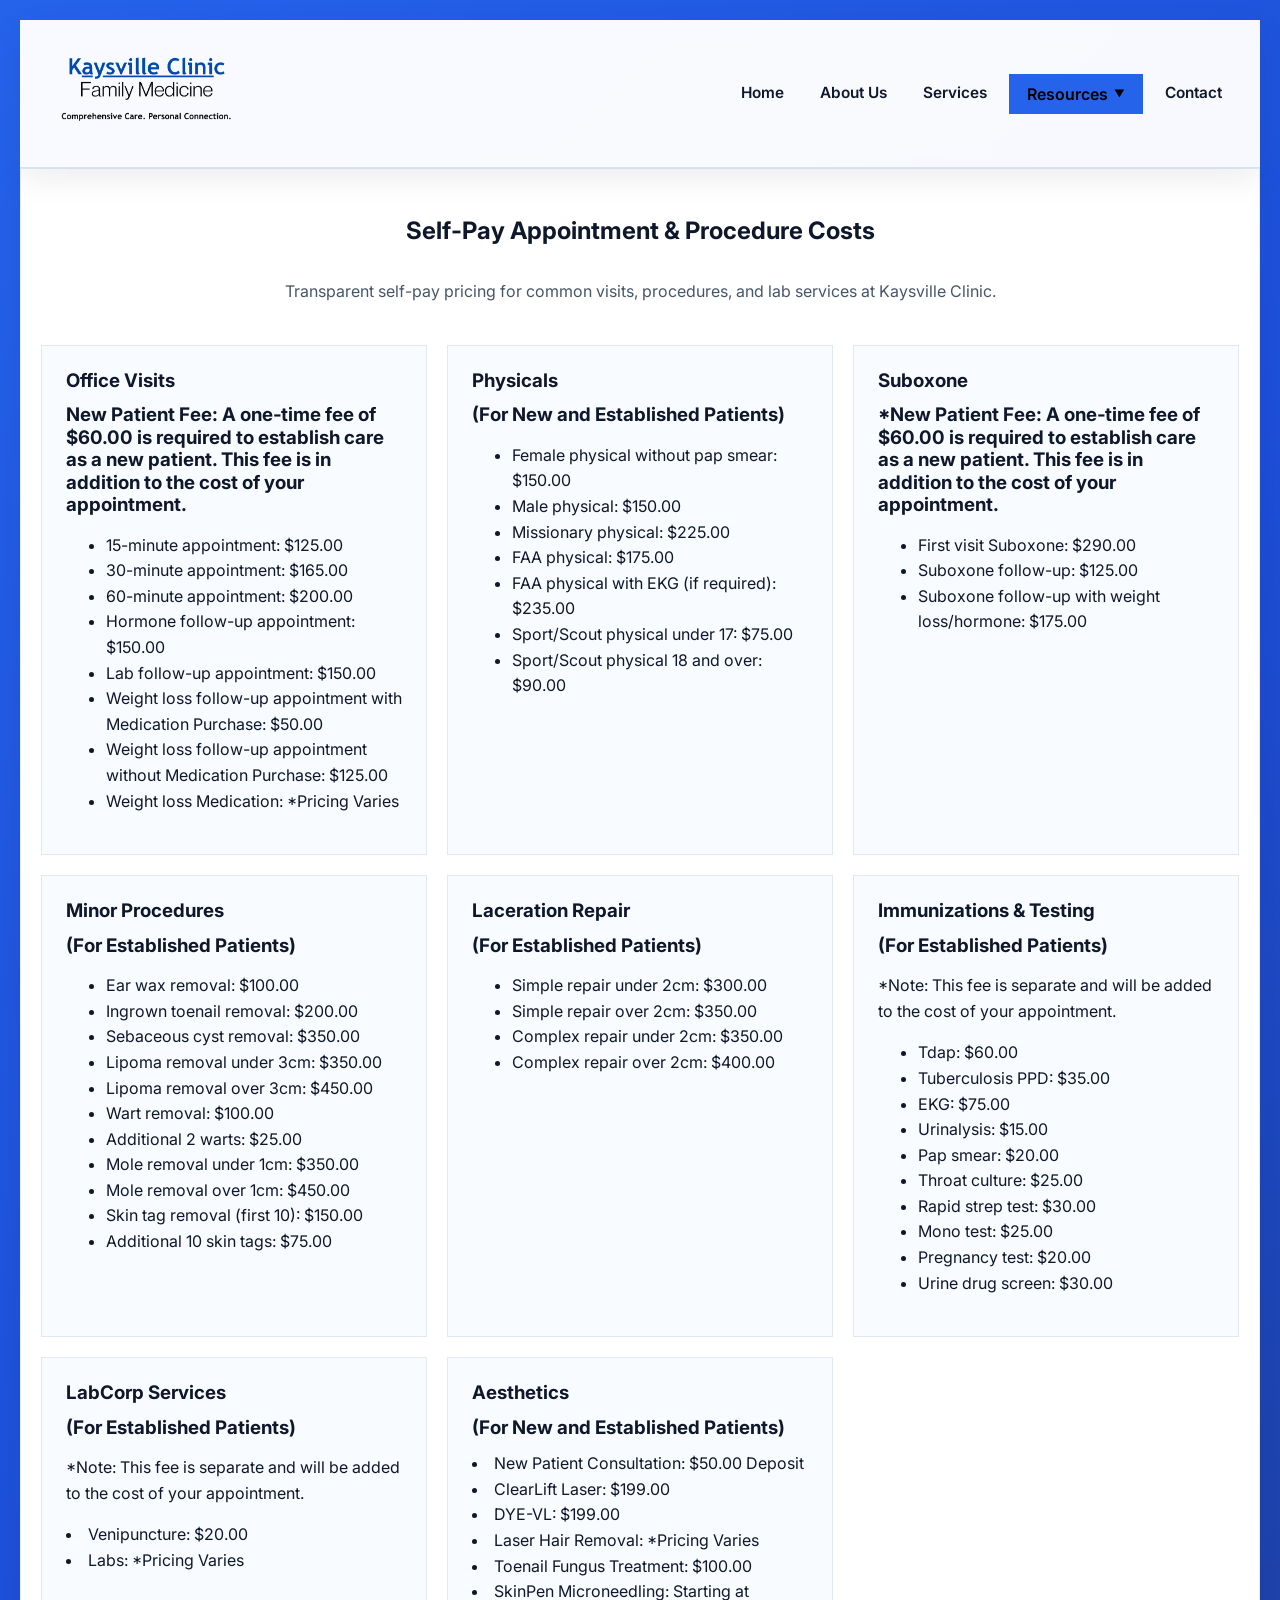
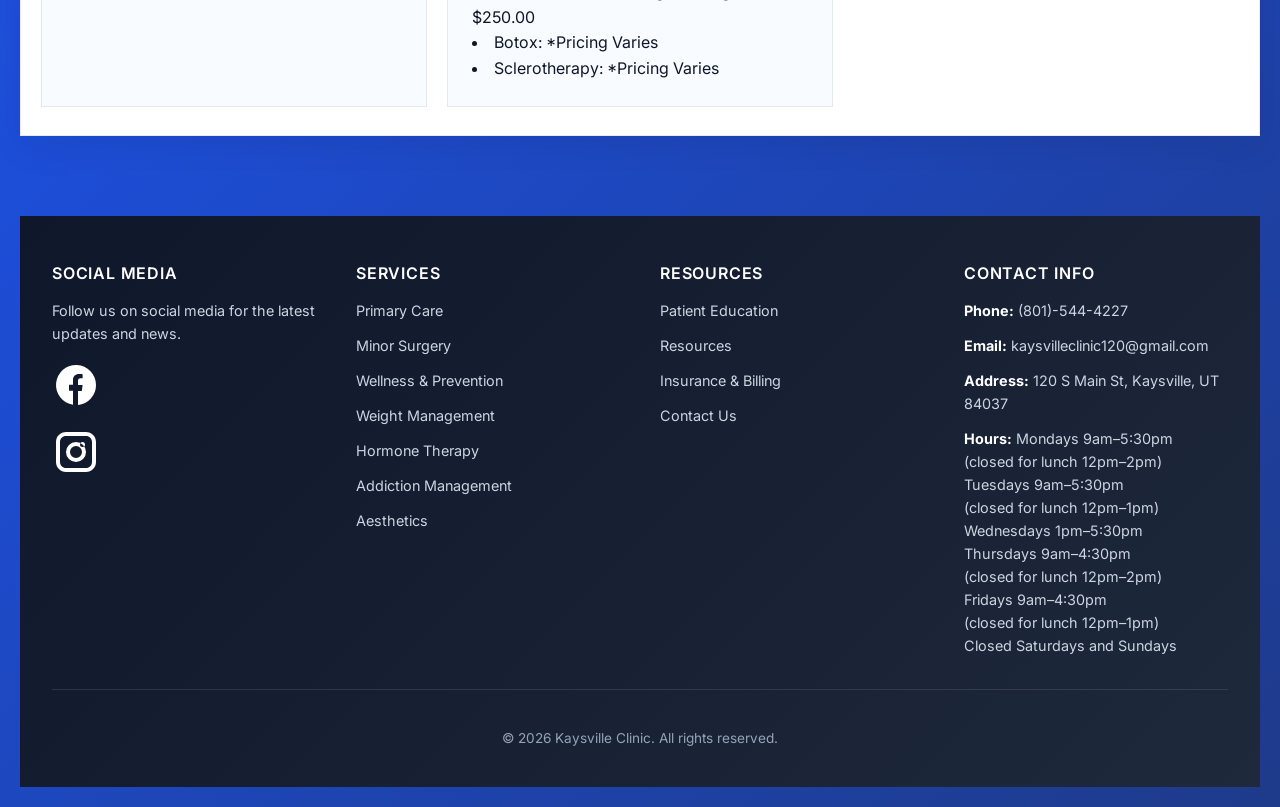
<file: pricing.html>
<!DOCTYPE html>
<html lang="en">
<head>
    <meta charset="UTF-8">
    <meta name="viewport" content="width=device-width, initial-scale=1.0">
    <title>Kaysville Clinic| Pricing</title>
    <link rel="stylesheet" href="styles.css">
</head>
<body>
    <div class="container">
       <header class="site-header">
            <a href="index.html" class="brand">
                <img src="assets\images\unnamed.png" alt="Kaysville Clinic Logo">
                <div class="brand-text">
                </div>
            </a>

            <button class="nav-toggle" aria-expanded="false" aria-controls="main-navigation" type="button" aria-label="Toggle navigation">
                <span></span>
            </button>

            <nav id="main-navigation" class="nav-links" aria-label="Main menu">
                <a href="index.html">Home</a>
                <a href="aboutUs.html">About Us</a>
                <a href="services.html">Services</a>
                <div class="nav-dropdown">
                    <button class="nav-dropdown-toggle" aria-expanded="false">Resources</button>
                    <div class="dropdown-menu">
                        <a href="patient-education.html">Patient Education</a>
                        <a href="pricing.html">Pricing</a>
                        <a href="resources.html">More Resources</a>
                    </div>
                </div>
                <a href="contact.html">Contact</a>
            </nav>
        </header>


        <main>
            <section class="panel pricing-page">
                <div class="section-header">
                    <h1>Self‑Pay Appointment & Procedure Costs</h1>
                    <p>Transparent self-pay pricing for common visits, procedures, and lab services at Kaysville Clinic.</p> 
                </div>

                <div class="pricing-grid">
                    <article class="card pricing-card">
                        <h3>Office Visits</h3>
                        <h3>New Patient Fee: A one‑time fee of $60.00 is required to establish care as a new patient. This fee is in addition to the cost of your appointment.</h3>
                        <ul>
                            <li>15-minute appointment: $125.00</li>
                            <li>30-minute appointment: $165.00</li>
                            <li>60-minute appointment: $200.00</li>
                            <li>Hormone follow-up appointment: $150.00</li>
                            <li>Lab follow-up appointment: $150.00</li>
                            <li>Weight loss follow-up appointment with Medication Purchase: $50.00</li>
                            <li>Weight loss follow-up appointment without Medication Purchase: $125.00</li>
                            <li>Weight loss Medication: *Pricing Varies</li>
                        </ul>
                    </article>

                     <article class="card pricing-card">
                        <h3>Physicals</h3>
                        <h3>(For New and Established Patients)</h3>
                        <ul>
                            <li>Female physical without pap smear: $150.00</li>
                            <li>Male physical: $150.00</li>
                            <li>Missionary physical: $225.00</li>
                            <li>FAA physical: $175.00</li>
                            <li>FAA physical with EKG (if required): $235.00</li>
                            <li>Sport/Scout physical under 17: $75.00</li>
                            <li>Sport/Scout physical 18 and over: $90.00</li>
                        </ul>
                    </article>

                   <article class="card pricing-card">
                        <h3>Suboxone</h3>
                        <h3>*New Patient Fee: A one‑time fee of $60.00 is required to establish care as a new patient. This fee is in addition to the cost of your appointment.</h3>
                        <ul>
                            <li>First visit Suboxone: $290.00</li>
                            <li>Suboxone follow-up: $125.00</li>
                            <li>Suboxone follow-up with weight loss/hormone: $175.00</li>
                        </ul>
                    </article>

                    <article class="card pricing-card">
                        <h3>Minor Procedures</h3>
                        <h3>(For Established Patients)</h3>
                        <ul>
                            <li>Ear wax removal: $100.00</li>
                            <li>Ingrown toenail removal: $200.00</li>
                            <li>Sebaceous cyst removal: $350.00</li>
                            <li>Lipoma removal under 3cm: $350.00</li>
                            <li>Lipoma removal over 3cm: $450.00</li>
                            <li>Wart removal: $100.00</li>
                            <li>Additional 2 warts: $25.00</li>
                            <li>Mole removal under 1cm: $350.00</li>
                            <li>Mole removal over 1cm: $450.00</li>
                            <li>Skin tag removal (first 10): $150.00</li>
                            <li>Additional 10 skin tags: $75.00</li>
                        </ul>
                    </article>

                    <article class="card pricing-card">
                        <h3>Laceration Repair</h3>
                        <h3>(For Established Patients)</h3>
                        <ul>
                            <li>Simple repair under 2cm: $300.00</li>
                            <li>Simple repair over 2cm: $350.00</li>
                            <li>Complex repair under 2cm: $350.00</li>
                            <li>Complex repair over 2cm: $400.00</li>
                        </ul>
                    </article>

                    <article class="card pricing-card">
                        <h3>Immunizations & Testing</h3>
                        <h3>(For Established Patients)</h3>
                        <p>*Note: This fee is separate and will be added to the cost of your appointment.</p>
                        <ul>
                            <li>Tdap: $60.00</li>
                            <li>Tuberculosis PPD: $35.00</li>
                            <li>EKG: $75.00</li>
                            <li>Urinalysis: $15.00</li>
                            <li>Pap smear: $20.00</li>
                            <li>Throat culture: $25.00</li>
                            <li>Rapid strep test: $30.00</li>
                            <li>Mono test: $25.00</li>
                            <li>Pregnancy test: $20.00</li>
                            <li>Urine drug screen: $30.00</li>
                        </ul>
                    </article>

                    <article class="card pricing-card">
                        <h3>LabCorp Services</h3>
                        <h3>(For Established Patients)</h3>
                       <p>*Note: This fee is separate and will be added to the cost of your appointment.</p>
                            <li>Venipuncture: $20.00</li>
                            <li>Labs: *Pricing Varies</li>
                        </ul>
                    </article>

                    <article class="card pricing-card">
                        <h3>Aesthetics</h3>
                        <h3>(For New and Established Patients)</h3>
                            <li>New Patient Consultation: $50.00 Deposit</li>
                            <li>ClearLift Laser: $199.00</li>
                            <li>DYE-VL: $199.00</li>
                            <li>Laser Hair Removal: *Pricing Varies</li>
                            <li>Toenail Fungus Treatment: $100.00</li>
                            <li>SkinPen Microneedling: Starting at $250.00</li>
                            <li>Botox: *Pricing Varies</li>
                            <li>Sclerotherapy: *Pricing Varies</li>
                        </ul>
                    </article>
                </div>
            </section>
        </main>

        <footer class="site-footer">
            <div class="footer-content">
                <div class="footer-section">
                    <h4>Social Media</h4>
                    <p>Follow us on social media for the latest updates and news.</p>
                    <div class="social-links">
                        <div class="social-links">
    <a href="#" aria-label="Facebook" title="Facebook" class="social-icon">
        <!-- Facebook SVG -->
        <svg xmlns="http://www.w3.org/2000/svg" viewBox="0 0 24 24">
            <path d="M22 12a10 10 0 1 0-11.5 9.9v-7h-2v-3h2v-2.3c0-2 1.2-3.1 3-3.1.9 0 1.8.1 1.8.1v2h-1c-1 0-1.3.6-1.3 1.2V12h2.3l-.4 3h-1.9v7A10 10 0 0 0 22 12"/>
        </svg>
    </a>

    <a href="#" aria-label="Instagram" title="Instagram" class="social-icon">
        <!-- Instagram SVG -->
        <svg xmlns="http://www.w3.org/2000/svg" viewBox="0 0 24 24">
            <path d="M7 2C4.2 2 2 4.2 2 7v10c0 2.8 2.2 5 5 5h10c2.8 0 5-2.2 5-5V7c0-2.8-2.2-5-5-5H7zm10 2c1.7 0 3 1.3 3 3v10c0 1.7-1.3 3-3 3H7c-1.7 0-3-1.3-3-3V7c0-1.7 1.3-3 3-3h10zm-5 3a5 5 0 100 10 5 5 0 000-10zm0 2a3 3 0 110 6 3 3 0 010-6zm4.5-.8a1.2 1.2 0 11-2.5 0 1.2 1.2 0 012.5 0z"/>
        </svg>
    </a>
</div>

                    </div>
                </div>

                <div class="footer-section">
                    <h4>Services</h4>
                    <ul>
                        <li><a href="services.html">Primary Care</a></li>
                        <li><a href="services.html">Minor Surgery</a></li>
                        <li><a href="services.html">Wellness & Prevention</a></li>
                        <li><a href="services.html">Weight Management</a></li>
                        <li><a href="services.html">Hormone Therapy</a></li>
                        <li><a href="services.html">Addiction Management</a></li>
                        <li><a href="services.html">Aesthetics</a></li>
                    </ul>
                </div>

                <div class="footer-section">
                    <h4>Resources</h4>
                    <ul>
                        <li><a href="patient-education.html">Patient Education</a></li>
                        <li><a href="resources.html">Resources</a></li>
                        <li><a href="resources.html">Insurance & Billing</a></li>
                        <li><a href="contact.html">Contact Us</a></li>
                    </ul>
                </div>

               <div class="footer-section">
    <h4>Contact Info</h4>

    <ul class="contact-list">
        <li>
            <strong>Phone:</strong>
            <span><a href="tel:+18015444227">(801)-544-4227</a></span>
        </li>

        <li>
            <strong>Email:</strong>
            <span><a href="mailto:kaysvilleclinic120@gmail.com">kaysvilleclinic120@gmail.com</a></span>
        </li>

        <li>
            <strong>Address:</strong>
            <span>120 S Main St, Kaysville, UT 84037</span>
        </li>

        <li class="hours">
            <strong>Hours:</strong>
            <span>
                Mondays 9am–5:30pm <br>
                (closed for lunch 12pm–2pm)<br>
                Tuesdays 9am–5:30pm <br>
                (closed for lunch 12pm–1pm)<br>
                Wednesdays 1pm–5:30pm <br>
                Thursdays 9am–4:30pm <br>
                (closed for lunch 12pm–2pm)<br>
                Fridays 9am–4:30pm <br>
                (closed for lunch 12pm–1pm)<br>
                Closed Saturdays and Sundays
            </span>
        </li>
    </ul>
</div>

            </div>

            <div class="footer-bottom">
                <p>&copy; 2026 Kaysville Clinic. All rights reserved.</p>
            </div>
        </footer>
    </div>

    <script src="script.js"></script>
</body>
</html>
</file>
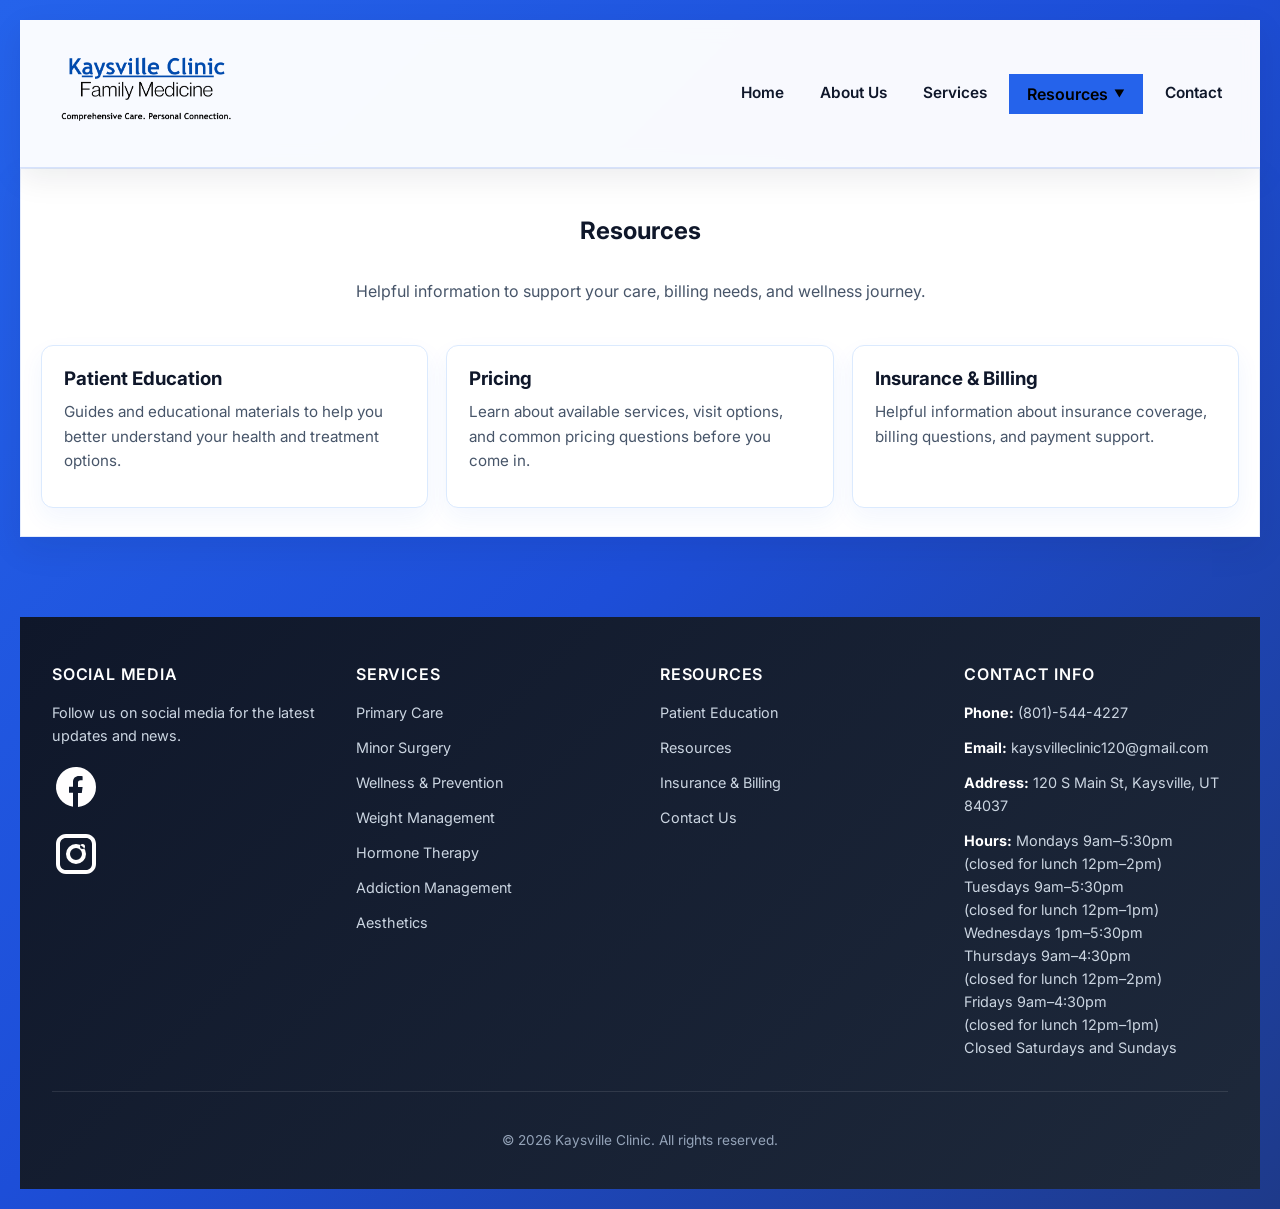
<file: resources.html>
<!DOCTYPE html>
<html lang="en">
<head>
    <meta charset="UTF-8">
    <meta name="viewport" content="width=device-width, initial-scale=1.0">
    <title>Placeholder Site | Resources</title>
    <link rel="stylesheet" href="styles.css">
</head>
<body>
    <div class="container">
        <header class="site-header">
            <a href="index.html" class="brand">
                <img src="assets\images\unnamed.png" alt="Kaysville Clinic Logo">
                <div class="brand-text">
                </div>
            </a>

            <button class="nav-toggle" aria-expanded="false" aria-controls="main-navigation" type="button" aria-label="Toggle navigation">
                <span></span>
            </button>

            <nav id="main-navigation" class="nav-links" aria-label="Main menu">
                <a href="index.html">Home</a>
                <a href="aboutUs.html">About Us</a>
                <a href="services.html">Services</a>
                <div class="nav-dropdown">
                    <button class="nav-dropdown-toggle" aria-expanded="false">Resources</button>
                    <div class="dropdown-menu">
                        <a href="patient-education.html">Patient Education</a>
                        <a href="pricing.html">Pricing</a>
                        <a href="resources.html">More Resources</a>
                    </div>
                </div>
                <a href="contact.html">Contact</a>
            </nav>
        </header>

        <main>
            <section class="panel">
                <div class="section-header">
                    <h1>Resources</h1>
                    <p>Helpful information to support your care, billing needs, and wellness journey.</p>
                </div>

                <div class="services-grid">
                    <a class="service-card" href="patient-education.html" aria-label="Go to Patient Education">
                        <h3>Patient Education</h3>
                        <p>Guides and educational materials to help you better understand your health and treatment options.</p>
                    </a>
                    <a class="service-card" href="pricing.html" aria-label="Go to Pricing">
                        <h3>Pricing</h3>
                        <p>Learn about available services, visit options, and common pricing questions before you come in.</p>
                    </a>
                    <article class="service-card">
                        <h3>Insurance & Billing</h3>
                        <p>Helpful information about insurance coverage, billing questions, and payment support.</p>
                    </article>
                </div>
            </section>
        </main>

        <footer class="site-footer">
            <div class="footer-content">
                <div class="footer-section">
                    <h4>Social Media</h4>
                    <p>Follow us on social media for the latest updates and news.</p>
                    <div class="social-links">
                        <div class="social-links">
    <a href="#" aria-label="Facebook" title="Facebook" class="social-icon">
        <!-- Facebook SVG -->
        <svg xmlns="http://www.w3.org/2000/svg" viewBox="0 0 24 24">
            <path d="M22 12a10 10 0 1 0-11.5 9.9v-7h-2v-3h2v-2.3c0-2 1.2-3.1 3-3.1.9 0 1.8.1 1.8.1v2h-1c-1 0-1.3.6-1.3 1.2V12h2.3l-.4 3h-1.9v7A10 10 0 0 0 22 12"/>
        </svg>
    </a>

    <a href="#" aria-label="Instagram" title="Instagram" class="social-icon">
        <!-- Instagram SVG -->
        <svg xmlns="http://www.w3.org/2000/svg" viewBox="0 0 24 24">
            <path d="M7 2C4.2 2 2 4.2 2 7v10c0 2.8 2.2 5 5 5h10c2.8 0 5-2.2 5-5V7c0-2.8-2.2-5-5-5H7zm10 2c1.7 0 3 1.3 3 3v10c0 1.7-1.3 3-3 3H7c-1.7 0-3-1.3-3-3V7c0-1.7 1.3-3 3-3h10zm-5 3a5 5 0 100 10 5 5 0 000-10zm0 2a3 3 0 110 6 3 3 0 010-6zm4.5-.8a1.2 1.2 0 11-2.5 0 1.2 1.2 0 012.5 0z"/>
        </svg>
    </a>
</div>

                    </div>
                </div>

                <div class="footer-section">
                    <h4>Services</h4>
                    <ul>
                        <li><a href="services.html">Primary Care</a></li>
                        <li><a href="services.html">Minor Surgery</a></li>
                        <li><a href="services.html">Wellness & Prevention</a></li>
                        <li><a href="services.html">Weight Management</a></li>
                        <li><a href="services.html">Hormone Therapy</a></li>
                        <li><a href="services.html">Addiction Management</a></li>
                        <li><a href="services.html">Aesthetics</a></li>
                    </ul>
                </div>

                <div class="footer-section">
                    <h4>Resources</h4>
                    <ul>
                        <li><a href="patient-education.html">Patient Education</a></li>
                        <li><a href="resources.html">Resources</a></li>
                        <li><a href="resources.html">Insurance & Billing</a></li>
                        <li><a href="contact.html">Contact Us</a></li>
                    </ul>
                </div>

               <div class="footer-section">
    <h4>Contact Info</h4>

    <ul class="contact-list">
        <li>
            <strong>Phone:</strong>
            <span><a href="tel:+18015444227">(801)-544-4227</a></span>
        </li>

        <li>
            <strong>Email:</strong>
            <span><a href="mailto:kaysvilleclinic120@gmail.com">kaysvilleclinic120@gmail.com</a></span>
        </li>

        <li>
            <strong>Address:</strong>
            <span>120 S Main St, Kaysville, UT 84037</span>
        </li>

        <li class="hours">
            <strong>Hours:</strong>
            <span>
                Mondays 9am–5:30pm <br>
                (closed for lunch 12pm–2pm)<br>
                Tuesdays 9am–5:30pm <br>
                (closed for lunch 12pm–1pm)<br>
                Wednesdays 1pm–5:30pm <br>
                Thursdays 9am–4:30pm <br>
                (closed for lunch 12pm–2pm)<br>
                Fridays 9am–4:30pm <br>
                (closed for lunch 12pm–1pm)<br>
                Closed Saturdays and Sundays
            </span>
        </li>
    </ul>
</div>

            </div>

            <div class="footer-bottom">
                <p>&copy; 2026 Kaysville Clinic. All rights reserved.</p>
            </div>
        </footer>
    </div>

    <script src="script.js"></script>
</body>
</html>
</file>
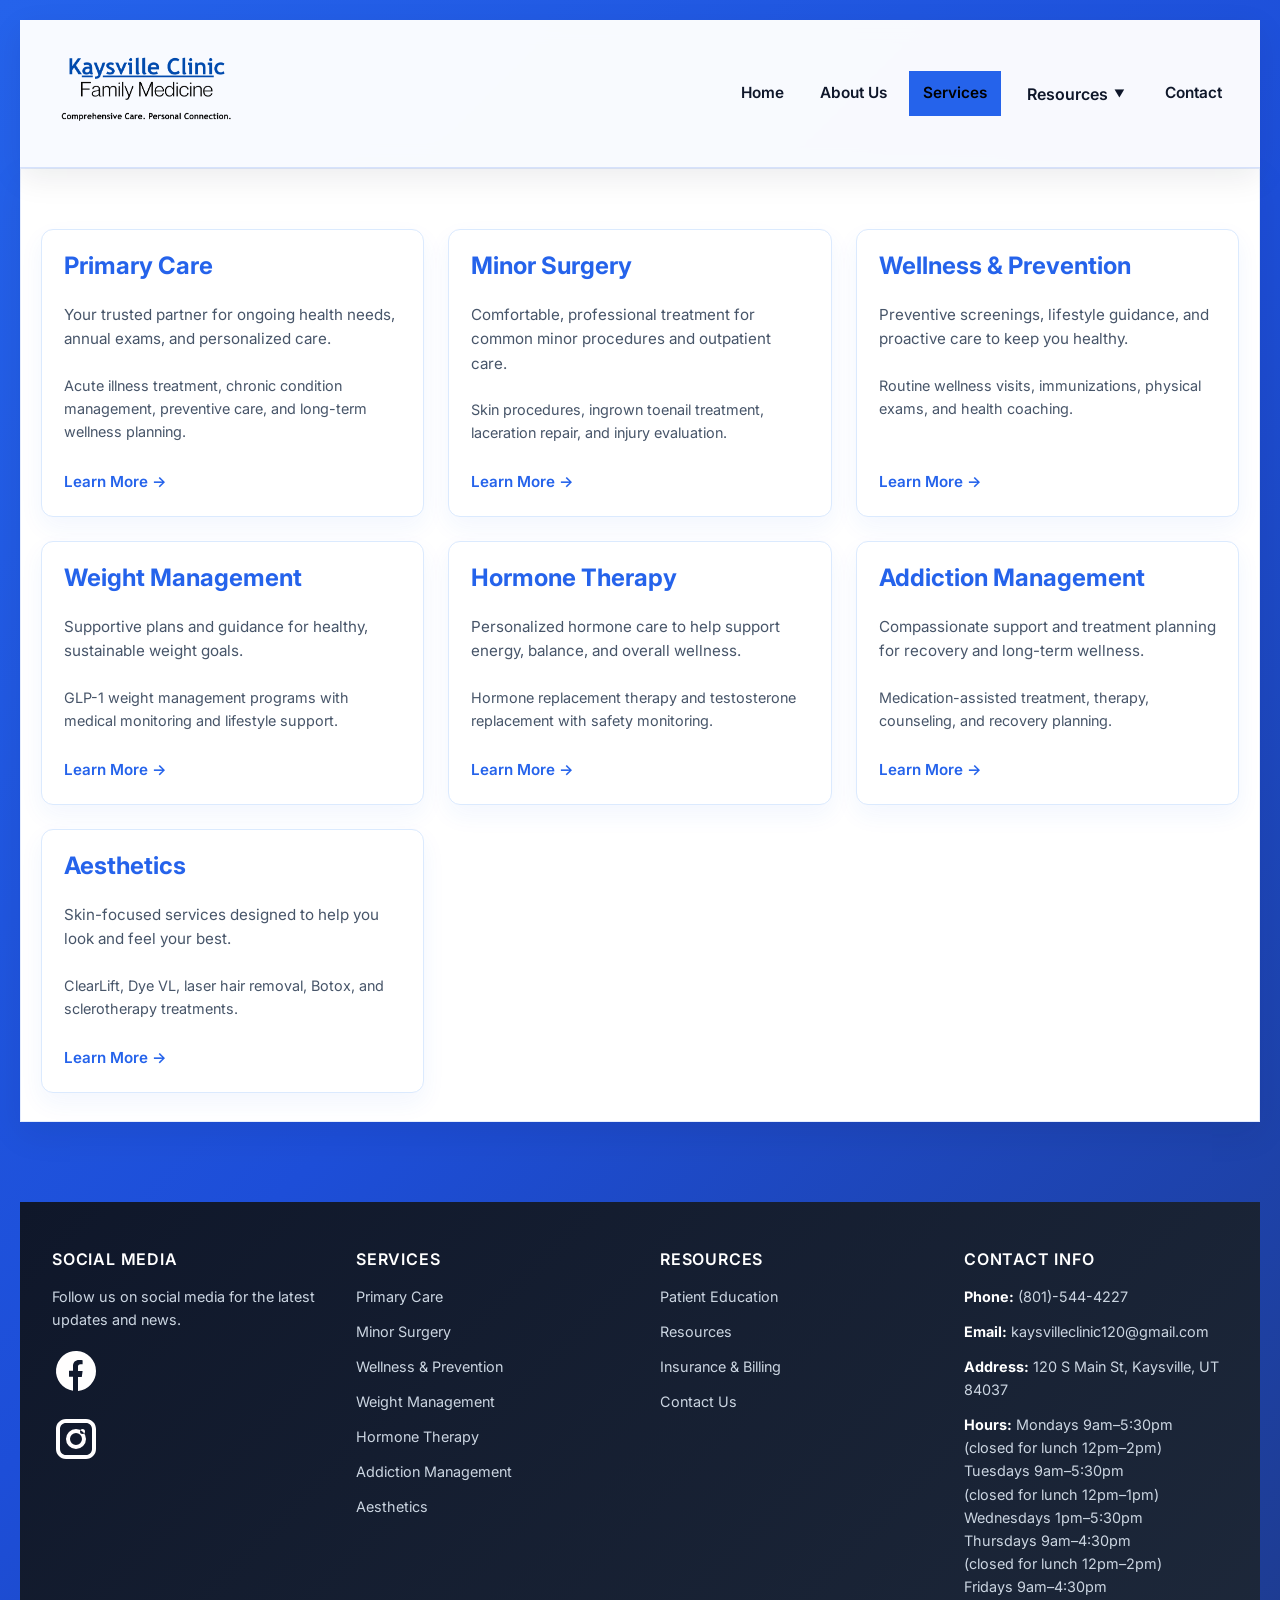
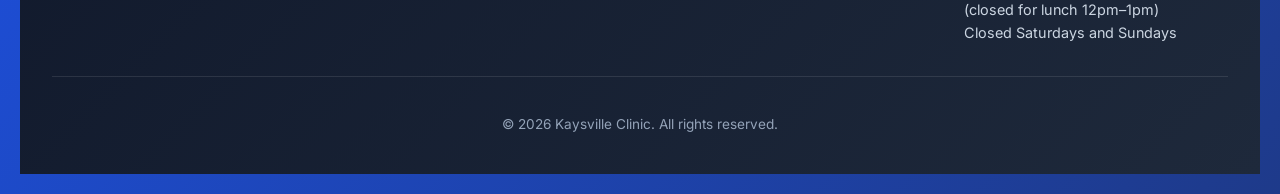
<file: services.html>
<!DOCTYPE html>
<html lang="en">
<head>
    <meta charset="UTF-8">
    <meta name="viewport" content="width=device-width, initial-scale=1.0">
    <title>Kaysville Clinic| Services</title>
    <link rel="stylesheet" href="styles.css">
</head>
<body>
    <div class="container">
        <header class="site-header">
            <a href="index.html" class="brand">
                <img src="assets\images\unnamed.png" alt="Kaysville Clinic Logo">
                <div class="brand-text">
                </div>
            </a>

            <button class="nav-toggle" aria-expanded="false" aria-controls="main-navigation" type="button" aria-label="Toggle navigation">
                <span></span>
            </button>

            <nav id="main-navigation" class="nav-links" aria-label="Main menu">
                <a href="index.html">Home</a>
                <a href="aboutUs.html">About Us</a>
                <a href="services.html">Services</a>
                <div class="nav-dropdown">
                    <button class="nav-dropdown-toggle" aria-expanded="false">Resources</button>
                    <div class="dropdown-menu">
                        <a href="patient-education.html">Patient Education</a>
                        <a href="pricing.html">Pricing</a>
                        <a href="resources.html">More Resources</a>
                    </div>
                </div>
                <a href="contact.html">Contact</a>
            </nav>
        </header>

        <main>
    <section class="panel services-hero">
        <label class="tabs-dropdown-label" for="service-tabs-select">Choose a service topic</label>
        <select class="tabs-dropdown" id="service-tabs-select" aria-label="Choose a service topic">
            <option value="primary-care">Primary Care</option>
            <option value="minor-surgery">Minor Surgery</option>
            <option value="wellness">Wellness & Prevention</option>
            <option value="weight-management">Weight Management</option>
            <option value="hormone-therapy">Hormone Therapy</option>
            <option value="addiction-management">Addiction Management</option>
            <option value="aesthetics">Aesthetics</option>
        </select>


        <div class="service-cards-grid">
            <a href="patient-education.html?tab=primary-care" class="service-card" data-tab="primary-care">
                <h2>Primary Care</h2>
                <p>Your trusted partner for ongoing health needs, annual exams, and personalized care.</p>
                <p class="service-card-description">Acute illness treatment, chronic condition management, preventive care, and long-term wellness planning.</p>
                <span class="service-card-cta">Learn More →</span>
            </a>

            <a href="patient-education.html?tab=minor-surgery" class="service-card" data-tab="minor-surgery">
                <h2>Minor Surgery</h2>
                <p>Comfortable, professional treatment for common minor procedures and outpatient care.</p>
                <p class="service-card-description">Skin procedures, ingrown toenail treatment, laceration repair, and injury evaluation.</p>
                <span class="service-card-cta">Learn More →</span>
            </a>

            <a href="patient-education.html?tab=wellness" class="service-card" data-tab="wellness">
                <h2>Wellness & Prevention</h2>
                <p>Preventive screenings, lifestyle guidance, and proactive care to keep you healthy.</p>
                <p class="service-card-description">Routine wellness visits, immunizations, physical exams, and health coaching.</p>
                <span class="service-card-cta">Learn More →</span>
            </a>

            <a href="patient-education.html?tab=weight-management" class="service-card" data-tab="weight-management">
                <h2>Weight Management</h2>
                <p>Supportive plans and guidance for healthy, sustainable weight goals.</p>
                <p class="service-card-description">GLP-1 weight management programs with medical monitoring and lifestyle support.</p>
                <span class="service-card-cta">Learn More →</span>
            </a>

            <a href="patient-education.html?tab=hormone-therapy" class="service-card" data-tab="hormone-therapy">
                <h2>Hormone Therapy</h2>
                <p>Personalized hormone care to help support energy, balance, and overall wellness.</p>
                <p class="service-card-description">Hormone replacement therapy and testosterone replacement with safety monitoring.</p>
                <span class="service-card-cta">Learn More →</span>
            </a>

            <a href="patient-education.html?tab=addiction-management" class="service-card" data-tab="addiction-management">
                <h2>Addiction Management</h2>
                <p>Compassionate support and treatment planning for recovery and long-term wellness.</p>
                <p class="service-card-description">Medication-assisted treatment, therapy, counseling, and recovery planning.</p>
                <span class="service-card-cta">Learn More →</span>
            </a>

            <a href="patient-education.html?tab=aesthetics" class="service-card" data-tab="aesthetics">
                <h2>Aesthetics</h2>
                <p>Skin-focused services designed to help you look and feel your best.</p>
                <p class="service-card-description">ClearLift, Dye VL, laser hair removal, Botox, and sclerotherapy treatments.</p>
                <span class="service-card-cta">Learn More →</span>
            </a>
        </div>
    </section>
</main>


        <footer class="site-footer">
            <div class="footer-content">
                <div class="footer-section">
                    <h4>Social Media</h4>
                    <p>Follow us on social media for the latest updates and news.</p>
                    <div class="social-links">
                        <div class="social-links">
<a href="https://www.facebook.com/profile.php?id=61580973813844" 
   aria-label="Facebook" 
   title="Facebook" 
   class="social-icon" 
   target="_blank" 
   rel="noopener">
    <!-- Facebook SVG -->
    <svg xmlns="http://www.w3.org/2000/svg" viewBox="0 0 24 24">
        <path d="M22 12a10 10 0 1 0-11.5 9.9v-7h-2v-3h2v-2.3c0-2 1.2-3.1 3-3.1.9 0 1.8.1 1.8.1v2h-1c-1 0-1.3.6-1.3 1.2V12h2.3l-.4 3h-1.9v7A10 10 0 0 0 22 12"/>
    </svg>
</a>

<a href="https://www.instagram.com/kaysvilleclinic" 
   aria-label="Instagram" 
   title="Instagram" 
   class="social-icon" 
   target="_blank" 
   rel="noopener">
    <!-- Instagram SVG -->
    <svg xmlns="http://www.w3.org/2000/svg" viewBox="0 0 24 24">
        <path d="M7 2C4.2 2 2 4.2 2 7v10c0 2.8 2.2 5 5 5h10c2.8 0 5-2.2 5-5V7c0-2.8-2.2-5-5-5H7zm10 2c1.7 0 3 1.3 3 3v10c0 1.7-1.3 3-3 3H7c-1.7 0-3-1.3-3-3V7c0-1.7 1.3-3 3-3h10zm-5 3a5 5 0 100 10 5 5 0 000-10zm0 2a3 3 0 110 6 3 3 0 010-6zm4.5-.8a1.2 1.2 0 11-2.5 0 1.2 1.2 0 012.5 0z"/>
    </svg>
</a>

</div>

                    </div>
                </div>

                <div class="footer-section">
                    <h4>Services</h4>
                    <ul>
                        <li><a href="services.html">Primary Care</a></li>
                        <li><a href="services.html">Minor Surgery</a></li>
                        <li><a href="services.html">Wellness & Prevention</a></li>
                        <li><a href="services.html">Weight Management</a></li>
                        <li><a href="services.html">Hormone Therapy</a></li>
                        <li><a href="services.html">Addiction Management</a></li>
                        <li><a href="services.html">Aesthetics</a></li>
                    </ul>
                </div>

                <div class="footer-section">
                    <h4>Resources</h4>
                    <ul>
                        <li><a href="patient-education.html">Patient Education</a></li>
                        <li><a href="resources.html">Resources</a></li>
                        <li><a href="resources.html">Insurance & Billing</a></li>
                        <li><a href="contact.html">Contact Us</a></li>
                    </ul>
                </div>

               <div class="footer-section">
    <h4>Contact Info</h4>

    <ul class="contact-list">
        <li>
            <strong>Phone:</strong>
            <span><a href="tel:+18015444227">(801)-544-4227</a></span>
        </li>

        <li>
            <strong>Email:</strong>
            <span><a href="mailto:kaysvilleclinic120@gmail.com">kaysvilleclinic120@gmail.com</a></span>
        </li>

        <li>
            <strong>Address:</strong>
            <span>120 S Main St, Kaysville, UT 84037</span>
        </li>

        <li class="hours">
            <strong>Hours:</strong>
            <span>
                Mondays 9am–5:30pm <br>
                (closed for lunch 12pm–2pm)<br>
                Tuesdays 9am–5:30pm <br>
                (closed for lunch 12pm–1pm)<br>
                Wednesdays 1pm–5:30pm <br>
                Thursdays 9am–4:30pm <br>
                (closed for lunch 12pm–2pm)<br>
                Fridays 9am–4:30pm <br>
                (closed for lunch 12pm–1pm)<br>
                Closed Saturdays and Sundays
            </span>
        </li>
    </ul>
</div>

            </div>

            <div class="footer-bottom">
                <p>&copy; 2026 Kaysville Clinic. All rights reserved.</p>
            </div>
        </footer>
    </div>

    <script src="script.js"></script>
</body>
</html>
</file>
<file: styles.css>
@import url('https://fonts.googleapis.com/css2?family=Inter:wght@400;500;600;700;800&display=swap');

:root {
    color-scheme: light;
    font-family: 'Inter', 'Segoe UI', Roboto, Arial, sans-serif;
    background: #eef4ff;
    color: #0f172a;
    --surface: rgba(255, 255, 255, 0.96);
    --surface-soft: rgba(249, 250, 255, 0.86);
    --surface-border: rgba(96, 165, 250, 0.25);
    --text-muted: #475569;
    --accent: #2563eb;
    --accent-soft: rgba(37, 99, 235, 0.16);
    --accent-alt: #8b5cf6;
    --shadow: 0 28px 80px rgba(15, 23, 42, 0.12);
}


*, *::before, *::after {
    box-sizing: border-box;
}

html {
    scroll-behavior: smooth;
}

body {
    margin: 0;
    min-height: 100vh;
    display: flex;
    justify-content: center;
    align-items: stretch;
    padding: 20px;
    font-family: 'Inter', 'Segoe UI', Roboto, Arial, sans-serif;
    line-height: 1.6;
    background: linear-gradient(135deg, #2563eb 0%, #1d4ed8 48%, #1e3a8a 100%);
}

h1, h2, h3, h4, h5, h6 {
    font-family: 'Inter', 'Segoe UI', Roboto, Arial, sans-serif;
    line-height: 1.2;
}

p, li, a, button, input, textarea, select {
    font-family: 'Inter', 'Segoe UI', Roboto, Arial, sans-serif;
}

.container {
    width: 100%;
    max-width: none;
    display: flex;
    flex-direction: column;
    gap: 2;
    position: relative;
}

.site-header {
    position: sticky;
    top: 0;
    z-index: 40;
    display: flex;
    align-items: center;
    justify-content: space-between;
    gap: 16px;
    padding: 16px 24px;
    background: rgba(255, 255, 255, 0.97);
    backdrop-filter: blur(10px);
    border-bottom: 1px solid rgba(37, 99, 235, 0.16);
    box-shadow: 0 10px 30px rgba(15, 23, 42, 0.08);
}

.brand {
    display: flex;
    align-items: center;
    gap: 10px;
    text-decoration: none;
    color: inherit;
    min-width: 0;
}

.brand:hover {
    opacity: 0.95;
}

.brand img {
    display: block;
    width: auto;
    height: clamp(112px, 9vw, 180px);
    max-width: min(540px, 52vw);
    object-fit: contain;
    flex: 0 0 auto;
}

.brand-text {
    display: flex;
    flex-direction: column;
    gap: 2px;
}

.brand-text span {
    font-size: 0.90rem;
    line-height: 2;
    color: #475569;
}

.nav-links {
    display: flex;
    align-items: center;
    justify-content: flex-end;
    flex-wrap: wrap;
    gap: 8px;
    margin-left: auto;
}

.nav-links a,
.nav-dropdown-toggle {
    display: inline-flex;
    align-items: center;
    justify-content: center;
    padding: 10px 14px;
    color: #0f172a;
    text-decoration: none;
    border: none;
    background: transparent;
    font-weight: 600;
    font-size: 0.96rem;
    font-family: inherit;
    cursor: pointer;
    transition: background 0.2s ease, color 0.2s ease;
}

.nav-links a:hover,
.nav-links a.active,
.nav-dropdown-toggle:hover,
.nav-dropdown-toggle.active,
.nav-dropdown-toggle[aria-expanded="true"] {
    background: var(--accent);
    color: #ffffff;
}

.nav-toggle {
    display: none;
    align-items: center;
    justify-content: center;
    width: 46px;
    height: 46px;
    border-radius: 0;
    border: 1px solid rgba(148, 163, 184, 0.3);
    background: var(--surface-soft);
    color: #0f172a;
    cursor: pointer;
    transition: background 0.2s ease;
}

.nav-toggle:hover {
    background: #ffffff;
}

.nav-toggle span,
.nav-toggle span::before,
.nav-toggle span::after {
    content: '';
    display: block;
    width: 18px;
    height: 2px;
    background: currentColor;
    border-radius: 999px;
    position: relative;
}

.nav-toggle span::before {
    top: -6px;
}

.nav-toggle span::after {
    top: 6px;
}

.clinic-logo {
    height: 75px;
    width: auto;
}

main {
    display: flex;
    flex-direction: column;
    gap: 24px;
}

.panel {
    padding: 28px 20px;
    border-radius: 0;
    background: #ffffff;
    border: 1px solid rgba(37, 99, 235, 0.12);
    box-shadow: 0 12px 32px rgba(15, 23, 42, 0.08);
    margin-bottom: 20px;
}

/* ============================
   HERO PANEL
============================ */

.hero-panel {
    position: relative;
    overflow: hidden;
    padding: 72px 20px;
    min-height: 560px;
    display: flex;
    align-items: flex-start;
    justify-content: center;
    gap: 32px;
    background:
        linear-gradient(90deg, rgba(255, 255, 255, 0.08) 0%, rgba(255, 255, 255, 0.02) 100%),
        url('assets/images/NewKaysville.jpg') center/cover no-repeat;
}

/* ============================
   HERO BACKGROUND IMAGE
============================ */

.hero-image {
    position: absolute;
    top: 0;
    left: 0;
    width: 100%;
    height: 100%;
    object-fit: cover;      /* fills the hero area */
    object-position: center; /* keeps building centered */
    z-index: 1;
}

/* ============================
   OVERLAY
============================ */

.hero-overlay {
    position: absolute;
    inset: 0;
    background: rgba(0, 0, 0, 0.35);
    z-index: 2;
}

/* ============================
   HERO CONTENT
============================ */

.hero-content {
    position: relative;
    z-index: 3;
    width: 100%;
    display: flex;
    justify-content: center;
    align-items: flex-start;
}

.hero-text-center {
    position: relative;
    display: flex;
    flex-direction: column;
    align-items: center;
    gap: 16px;
    text-align: center;
    max-width: 560px;
    margin-top: 12px;
    min-height: 220px;
}

/* ============================
   TEXT STYLES
============================ */

.hero-text-center h1 {
    margin: 0;
    font-size: clamp(2rem, 5vw, 3.5rem);
    line-height: 1.2;
    color: #000000;
    font-weight: 700;
}

.hero-text-center .hero-text {
    margin: 0;
    font-size: 1.1rem;
    color: rgba(0, 0, 0, 0.95);
    line-height: 1.7;
    max-width: 520px;
}

/* ============================
   LOGO
============================ */

.clinic-logo {
    width: auto;
    max-width: min(760px, 100%);
    height: 320px;
    display: grid;
    margin: 0 auto 16px;
    padding: 0;
    background: transparent;
    box-shadow: none;
    border: 0;
    object-fit: contain;
    position: relative;
    z-index: 4;
}

.brand img,
.clinic-logo {
    image-rendering: auto;
    transform: translateZ(0);
}

/* ============================
   BUTTONS
============================ */

.hero-button-wrap {
    display: flex;
    justify-content: center;
    margin-top: 8px;
    width: 100%;
}

/* ============================
   COLOR OVERRIDES
============================ */

.hero-panel .hero-text {
    color: rgba(0, 0, 0, 0.95) !important;
}

.hero-panel .eyebrow {
    background: rgba(255, 255, 255, 0.2);
    color: #000000;
}


.button {
    display: inline-flex;
    align-items: center;
    justify-content: center;
    padding: 14px 24px;
    border-radius: 0;
    text-decoration: none;
    font-weight: 600;
    transition: background 0.2s ease;
}

.button.primary {
    background: var(--accent);
    color: #ffffff;
    box-shadow: 0 18px 40px rgba(37, 99, 235, 0.18);
}

.button.secondary {
    background: #ffffff;
    color: #0f172a;
}

.button:hover {
    transform: none;
}

.panel,
.button,
.service-image,
.feature-item,
.testimonial-card,
.card,
.pricing-card,
.contact-card,
.nav-toggle,
.nav-links a,
.nav-dropdown-toggle,
.social-icon {
    border-radius: 0 !important;
}

.hero-image {
    display: grid;
    gap: 18px;
}

.feature-card,
.card,
.pricing-card,
.contact-card {
    padding: 24px;
    border-radius: 22px;
    background: #f8fbff;
    border: 1px solid #e2e8f0;
}

.feature-card h2,
.card h3,
.pricing-card h3,
.contact-card h3 {
    margin: 0 0 12px;
    color: #0f172a;
}

.cards-grid,
.pricing-grid,

.about-grid,

.contact-grid {
    display: grid;
    gap: 20px;
}

.cards-grid {
    grid-template-columns: repeat(3, minmax(0, 1fr));
}

.pricing-grid {
    grid-template-columns: repeat(3, minmax(240px, 1fr));
}

.about-grid {
    max-width: 1000px;
    margin: 0 auto;
    display: grid;
    grid-template-columns: repeat(1, 1fr);
}



.team-section {
    /* Use a distinct serif font for the team area */
    font-family: Georgia, 'Times New Roman', Times, serif;
}

/* Team section: stack members vertically in cards */
.team-grid .team-cards {
    display: grid;
    gap: 16px;
    grid-template-columns: repeat(auto-fit, minmax(240px, 1fr));
    align-items: start;
    max-width: 1100px;
    margin: 0 auto;
}

.team-member {
    padding: 20px;
    border-radius: 16px;
    background: #ffffff;
    border: 1px solid #e6eefc;
    box-shadow: 0 10px 30px rgba(15, 23, 42, 0.06);
}

/* Ensure main team photos are uniform */
.team-member .main-image {
    width: 100%;
    aspect-ratio: 4 / 3;
    overflow: hidden;
    border-radius: 12px;
    display: block;
}
.team-member .main-image img {
    width: 100%;
    height: 100%;
    object-fit: cover;
    display: block;
}

.team-member h3 { margin: 0 0 6px; }
.team-member .role { margin: 0 0 10px; color: var(--accent); font-weight: 600; }

@media (min-width: 900px) {
    /* Keep members stacked but limit width on large screens */
    .team-grid .team-cards { max-width: 700px; }
}

.contact-grid {
    /* Stack contact form and cards vertically (single-column) */
    grid-template-columns: 1fr;
    align-items: stretch;
    gap: 20px;
}

/* Make contact card buttons visual and responsive */
.contact-card {
    display: flex;
    flex-direction: column;
    gap: 12px;
    align-items: center;
    text-align: center;
}
.contact-card .button {
    min-width: 160px;
    padding: 12px 20px;
}

@media (max-width: 600px) {
    .contact-card .button {
        width: 100%;
    }
}

/* Ensure media and other images scale */
img { max-width: 100%; height: auto; display: block; }

.section-title {
    margin: 0 0 10px;
    font-size: 1.35rem;
    color: #111827;
}

.section-text {
    max-width: 720px;
}

.nav-links a.active,
.nav-dropdown-toggle.active {
    background: var(--accent);
    color: #000000;
}

footer.site-footer {
    background: linear-gradient(135deg, #0f172a 0%, #1e293b 100%);
    color: #e2e8f0;
    padding: 48px 32px 24px;
    margin-top: 60px;
}

.footer-content {
    max-width: 1180px;
    margin: 0 auto 32px;
    display: grid;
    grid-template-columns: repeat(auto-fit, minmax(240px, 1fr));
    gap: 40px;
}

.footer-section h4 {
    margin: 0 0 16px;
    font-size: 1rem;
    color: #ffffff;
    font-weight: 600;
    text-transform: uppercase;
    letter-spacing: 0.05em;
}

.footer-section p {
    margin: 0 0 16px;
    font-size: 0.9rem;
    line-height: 1.6;
    color: #cbd5e1;
}

/* Navigation dropdown */
.nav-dropdown {
    position: relative;
}

.dropdown-menu {
    display: none;
    position: absolute;
    top: calc(100% + 6px);
    left: 0;
    min-width: 220px;
    background: #ffffff;
    border: 1px solid var(--surface-border);
    padding: 8px;
    box-shadow: 0 16px 40px rgba(15, 23, 42, 0.12);
    z-index: 50;
    gap: 6px;
}

.dropdown-menu a {
    padding: 8px 12px;
    color: var(--text-muted);
    text-decoration: none;
}

.dropdown-menu a:hover {
    background: var(--accent-soft);
    color: var(--accent);
}

.dropdown-menu.active {
    display: grid;
}

@media (max-width: 900px) {
    .site-header {
        padding: 14px 16px;
    }

    .brand-text span {
        font-size: 0.82rem;
    }
}

@media (max-width: 800px) {
    .site-header {
        flex-wrap: wrap;
    }

    .nav-toggle {
        display: inline-flex;
        margin-left: auto;
    }

    .nav-links {
        display: none;
        width: 100%;
        flex-direction: column;
        align-items: stretch;
        gap: 8px;
        margin-left: 0;
        margin-top: 8px;
        padding-top: 4px;
    }

    .nav-links.active {
        display: flex;
    }

    .nav-links a,
    .nav-dropdown-toggle {
        width: 100%;
        justify-content: flex-start;
        padding: 12px 14px;
        text-align: left;
        border: 1px solid transparent;
    }

    .nav-dropdown {
        width: 100%;
    }

    .dropdown-menu {
        position: static;
        display: none;
        width: 100%;
        min-width: 0;
        margin-top: 6px;
        padding: 6px 0 0 8px;
        border: 0;
        box-shadow: none;
        background: transparent;
    }

    .dropdown-menu.active {
        display: flex;
        flex-direction: column;
        gap: 6px;
    }
}

@media (max-width: 560px) {
    .site-header {
        position: relative;
        flex-direction: column;
        align-items: stretch;
        padding: 12px 14px;
        gap: 10px;
    }

    .brand {
        max-width: calc(100% - 62px);
        gap: 8px;
    }

    .brand img {
        height: clamp(68px, 26vw, 112px);
        max-width: min(360px, 76vw);
    }

    .brand-text span {
        font-size: 0.74rem;
        line-height: 1.3;
    }

    .nav-toggle {
        position: absolute;
        top: 12px;
        right: 14px;
        width: 42px;
        height: 42px;
    }

    .nav-links {
        flex: 0 0 100%;
    }
}

/* Tabs */
.tabs-dropdown-label { display:none; margin-bottom: 10px; font-weight:700; color: var(--primary); }
.tabs-dropdown { display:none; width:100%; margin-bottom: 14px; padding:10px 12px; border:1px solid #cbd5e1; border-radius:8px; background:#fff; font-size:0.95rem; }
.tabs .tab-list { display:flex; gap:8px; flex-wrap:nowrap; overflow:auto; padding-bottom:8px; }
.tabs .tab { background: var(--surface-soft); border: none; padding:10px 14px; border-radius:0; cursor:pointer; font-weight:600; }
.tabs .tab[aria-selected="true"], .tabs .tab:hover { background: var(--accent); color: #fff; }
.tab-content { margin-top: 16px; }
.tab-panel { display:none; }
.tab-panel.active { display:block !important; }
.service-section {
    margin-top: 20px;
    padding: 18px 20px;
    background: #f8fbff;
    border: 1px solid #e2e8f0;
    display: grid;
    gap: 16px;
}
.service-subsection {
    padding: 16px;
    background: #ffffff;
    border: 1px solid #dbe7f3;
    border-radius: 10px;
}
.service-subsection h3 {
    margin: 0 0 10px;
    color: #0f172a;
}
.service-subsection p {
    margin: 0;
    color: #334155;
    line-height: 1.7;
}

/* Dropdown Toggle Styling */
.subsection-toggle {
    width: 100%;
    padding: 16px;
    background: #ffffff;
    border: 1px solid #dbe7f3;
    border-radius: 10px;
    cursor: pointer;
    display: flex;
    align-items: center;
    justify-content: space-between;
    gap: 12px;
    font-size: 1rem;
    transition: all 0.3s ease;
}

.subsection-toggle:hover {
    background: #f8fbff;
    border-color: #2563eb;
    box-shadow: 0 2px 8px rgba(37, 99, 235, 0.12);
}

.subsection-toggle h3 {
    margin: 0;
    color: #0f172a;
    flex: 1;
    text-align: left;
    font-size: 1rem;
}

.subsection-toggle .toggle-icon {
    color: #2563eb;
    font-size: 0.8rem;
    font-weight: bold;
    transition: transform 0.3s ease;
    flex-shrink: 0;
}

.subsection-toggle[aria-expanded="true"] .toggle-icon {
    transform: rotate(180deg);
}

.subsection-content {
    padding: 16px;
    background: #ffffff;
    border: 1px solid #dbe7f3;
    border-top: none;
    border-radius: 0 0 10px 10px;
    overflow: hidden;
    transition: all 0.3s ease;
}

.subsection-content p {
    margin: 0 0 12px;
    color: #334155;
    line-height: 1.7;
}

.subsection-content p:last-child {
    margin-bottom: 0;
}
.service-section h3 {
    margin: 0 0 10px;
    color: #0f172a;
}
.service-section p {
    margin: 0 0 10px;
    color: #334155;
    line-height: 1.7;
}
.service-list {
    margin: 0;
    padding-left: 20px;
    display: grid;
    gap: 8px;
    color: #334155;
    line-height: 1.6;
}

.service-cards-grid {
    display: grid;
    grid-template-columns: repeat(auto-fit, minmax(300px, 1fr));
    gap: 24px;
    margin-top: 32px;
}

.service-card {
    display: flex;
    flex-direction: column;
    padding: 24px;
    background: #ffffff;
    border: 2px solid #e2e8f0;
    border-radius: 12px;
    text-decoration: none;
    color: #0f172a;
    transition: all 0.3s ease;
    cursor: pointer;
    box-shadow: 0 2px 6px rgba(0, 0, 0, 0.08);
}

.service-card:hover {
    border-color: #2563eb;
    box-shadow: 0 8px 16px rgba(37, 99, 235, 0.15);
    transform: translateY(-4px);
}

.service-card h2 {
    margin: 0 0 12px 0;
    font-size: 1.5rem;
    color: #2563eb;
}

.service-card > p:nth-of-type(1) {
    margin: 0 0 12px 0;
    font-size: 0.95rem;
    color: #475569;
    line-height: 1.6;
}

.service-card-description {
    margin: 0 0 16px 0 !important;
    font-size: 0.9rem;
    color: #64748b;
    line-height: 1.5;
    flex-grow: 1;
}

.service-card-cta {
    font-weight: 600;
    color: #2563eb;
    font-size: 0.95rem;
    margin-top: auto;
}
.tabs .tab.active,
.tabs .tab[aria-selected="true"] {
    background: #2563eb;
    color: #ffffff;
}

@media (max-width: 800px) {
    .tabs-dropdown-label,
    .tabs-dropdown { display:block; }
    .tabs { display:none; }
}

@media (max-width: 480px) {
    body { padding: 12px; }
    .site-header { padding: 12px; }
    .hero-panel { padding: 80px 16px; min-height: 420px; }
    .cards-grid { grid-template-columns: repeat(1, 1fr); }
}

.footer-section ul {
    list-style: none;
    padding: 0;
    margin: 0;
    display: flex;
    flex-direction: column;
    gap: 12px;
}

.footer-section ul li {
    font-size: 0.9rem;
}

.footer-section ul li a {
    color: #cbd5e1;
    text-decoration: none;
    transition: color 0.2s ease;
}

.footer-section ul li a:hover {
    color: #2563eb;
}

.contact-list li {
    font-size: 0.85rem;
    line-height: 1.6;
    color: #cbd5e1;
}

.contact-list li strong {
    color: #ffffff;
}

.footer-bottom {
    max-width: 1180px;
    margin: 0 auto;
    padding-top: 24px;
    border-top: 1px solid rgba(255, 255, 255, 0.1);
    text-align: center;
    font-size: 0.85rem;
    color: #94a3b8;
}

/* Section Headers */
.section-header {
    display: grid;
    gap: 12px;
    text-align: center;
    margin-bottom: 40px;
}

.section-header h2 {
    margin: 0;
    font-size: clamp(1.8rem, 3vw, 2.8rem);
    color: #0f172a;
    font-weight: 700;
}

.section-header p {
    margin: 0 auto;
    max-width: 720px;
    color: var(--text-muted);
    line-height: 1.7;
}

.about-summary {
    background: linear-gradient(180deg, #f8fbff 0%, #ffffff 100%);
    text-align: center;
}

.services-grid {
    display: grid;
    grid-template-columns: repeat(auto-fit, minmax(220px, 1fr));
    gap: 18px;
}

.service-card .service-image {
    width: 100%;
    aspect-ratio: 4 / 3;
    overflow: hidden;
    border-radius: 12px;
    display: block;
}

.service-card {
    padding: 22px;
    background: #ffffff;
    border: 1px solid #dbeafe;
    box-shadow: 0 10px 24px rgba(37, 99, 235, 0.06);
    display: flex;
    flex-direction: column;
    gap: 10px;
}

.service-number {
    display: inline-flex;
    align-items: center;
    justify-content: center;
    width: 34px;
    height: 34px;
    background: var(--accent);
    color: #ffffff;
    font-weight: 700;
}

.service-card h3 {
    margin: 0;
    color: #0f172a;
}

.service-card p {
    margin: 0;
    color: var(--text-muted);
    line-height: 1.6;
}

.newsletter-card {
    background: linear-gradient(135deg, #eff6ff 0%, #ffffff 100%);
    border: 1px solid #dbeafe;
    padding: 30px;
    display: grid;
    gap: 12px;
    justify-items: start;
}

.newsletter-card h2 {
    margin: 0;
    color: #0f172a;
}

.newsletter-card p {
    margin: 0;
    color: var(--text-muted);
    line-height: 1.7;
}

/* Home Gallery Carousel */
.gallery-panel {
    background: linear-gradient(180deg, #f8fbff 0%, #ffffff 100%);
    padding: 60px 32px;
}

.carousel {
    position: relative;
    max-width: 1100px;
    margin: 0 auto;
}

.carousel-viewport {
    overflow: hidden;
    border-radius: 18px;
    border: 1px solid #dbeafe;
    box-shadow: 0 14px 34px rgba(30, 64, 175, 0.16);
    background: #ffffff;
}

.carousel-track {
    display: flex;
    transition: transform 0.55s ease;
    will-change: transform;
}

.carousel-slide {
    min-width: 100%;
    margin: 0;
}

.carousel-slide img {
    display: block;
    width: 100%;
    height: clamp(240px, 40vw, 460px);
    object-fit: cover;
}

.carousel-slide img.carousel-zoomable {
    cursor: zoom-in;
}

.carousel-control {
    position: absolute;
    top: 50%;
    transform: translateY(-50%);
    border: none;
    width: 42px;
    height: 42px;
    border-radius: 50%;
    background: rgba(15, 23, 42, 0.72);
    color: #ffffff;
    font-size: 1.2rem;
    cursor: pointer;
    display: inline-flex;
    align-items: center;
    justify-content: center;
}

.carousel-control.prev {
    left: 14px;
}

.carousel-control.next {
    right: 14px;
}

.carousel-dots {
    display: flex;
    justify-content: center;
    gap: 8px;
    margin-top: 14px;
}

.carousel-dot {
    width: 9px;
    height: 9px;
    border-radius: 50%;
    border: none;
    background: #cbd5e1;
    cursor: pointer;
}

.carousel-dot.active {
    background: #1d4ed8;
}

.carousel-lightbox {
    position: fixed;
    inset: 0;
    z-index: 1200;
    display: none;
    align-items: center;
    justify-content: center;
    padding: 20px;
    background: rgba(15, 23, 42, 0.88);
}

.carousel-lightbox.active {
    display: flex;
}

.lightbox-figure {
    margin: 0;
    max-width: min(1100px, 92vw);
    max-height: 88vh;
    display: grid;
    gap: 10px;
    justify-items: center;
}

.lightbox-figure img {
    width: auto;
    max-width: 100%;
    max-height: min(78vh, 860px);
    object-fit: contain;
    border-radius: 12px;
    border: 1px solid rgba(255, 255, 255, 0.28);
    box-shadow: 0 24px 64px rgba(0, 0, 0, 0.45);
}

.lightbox-figure figcaption {
    color: #e2e8f0;
    text-align: center;
    font-size: 0.95rem;
}

.lightbox-close,
.lightbox-nav {
    border: none;
    background: rgba(15, 23, 42, 0.8);
    color: #ffffff;
    width: 44px;
    height: 44px;
    border-radius: 50%;
    cursor: pointer;
    display: inline-flex;
    align-items: center;
    justify-content: center;
    font-size: 1.3rem;
    transition: background 0.2s ease;
}

.lightbox-close:hover,
.lightbox-nav:hover {
    background: rgba(30, 64, 175, 0.9);
}

.lightbox-close {
    position: absolute;
    top: 16px;
    right: 16px;
    font-size: 1.5rem;
}

.lightbox-nav {
    position: absolute;
    top: 50%;
    transform: translateY(-50%);
}

.lightbox-nav.prev {
    left: 16px;
}

.lightbox-nav.next {
    right: 16px;
}

@media (max-width: 700px) {
    .lightbox-nav {
        width: 40px;
        height: 40px;
    }

    .lightbox-nav.prev {
        left: 10px;
    }

    .lightbox-nav.next {
        right: 10px;
    }

    .lightbox-close {
        top: 10px;
        right: 10px;
    }
}

/* Testimonials Section */
.testimonials-panel {
    background: linear-gradient(180deg, rgba(255, 255, 255, 0.98), rgba(248, 251, 255, 0.94));
    padding: 60px 32px;
}

.testimonials-grid {
    display: grid;
    grid-template-columns: repeat(auto-fit, minmax(300px, 1fr));
    gap: 28px;
}

.testimonials-carousel {
    max-width: 920px;
}

.testimonials-carousel .carousel-viewport {
    background: transparent;
    border: none;
    box-shadow: none;
}

.testimonials-track {
    align-items: stretch;
}

.testimonial-slide {
    min-width: 100%;
    padding: 8px;
}

.testimonials-carousel .carousel-control {
    top: calc(50% - 18px);
}

.testimonials-carousel .carousel-dots {
    margin-top: 10px;
}

.testimonial-card {
    padding: 32px;
    background: #ffffff;
    border: 1px solid #e0e7ff;
    border-radius: 16px;
    box-shadow: 0 4px 16px rgba(37, 99, 235, 0.08);
    transition: transform 0.3s ease, box-shadow 0.3s ease;
    display: flex;
    flex-direction: column;
}

.testimonial-card:hover {
    transform: translateY(-8px);
    box-shadow: 0 12px 32px rgba(37, 99, 235, 0.15);
}

.testimonial-text {
    margin: 0 0 20px;
    font-size: 0.95rem;
    line-height: 1.8;
    color: #475569;
    font-style: italic;
}

.testimonial-author {
    display: flex;
    flex-direction: column;
    gap: 4px;
}

.testimonial-author strong {
    color: #0f172a;
    font-weight: 600;
}

.testimonial-author span {
    font-size: 0.85rem;
    color: #94a3b8;
}

.testimonial-stars {
    letter-spacing: 1px;
    color: #f59e0b;
    font-weight: 700;
}

.testimonial-empty {
    margin: 0;
    padding: 18px;
    border: 1px dashed #bfdbfe;
    background: #eff6ff;
    color: #334155;
    border-radius: 12px;
    text-align: center;
}

.testimonial-actions {
    margin-top: 24px;
    display: flex;
    justify-content: center;
}

/* Services Section */
.services-highlight {
    background: linear-gradient(180deg, rgba(255, 255, 255, 0.98), rgba(248, 251, 255, 0.94));
    padding: 60px 32px;
}

.services-featured {
    display: flex;
    flex-direction: column;
    gap: 48px;
}

.service-row {
    display: grid;
    grid-template-columns: 1fr 1fr;
    gap: 40px;
    align-items: center;
}

.service-row.reverse {
    grid-template-columns: 1fr 1fr;
}

.service-row.reverse .service-text {
    order: 2;
}

.service-row.reverse .service-image {
    order: 1;
}

.service-text h3 {
    margin: 0 0 16px;
    font-size: 1.6rem;
    color: #0f172a;
}

.service-text p {
    margin: 0 0 24px;
    font-size: 1rem;
    color: #475569;
    line-height: 1.75;
}

.service-image {
    min-height: 300px;
    border-radius: 0;
    box-shadow: none;
}

/* Why Choose Us */
.why-choose-us {
    background: linear-gradient(180deg, rgba(255, 255, 255, 0.98), rgba(248, 251, 255, 0.94));
    padding: 60px 32px;
}

.features-grid {
    display: grid;
    grid-template-columns: repeat(auto-fit, minmax(240px, 1fr));
    gap: 32px;
}

.feature-item {
    padding: 28px;
    background: #f8fbff;
    border: 1px solid #e0e7ff;
    border-radius: 0;
    text-align: center;
    transition: transform 0.3s ease, box-shadow 0.3s ease;
}

.feature-item:hover {
    transform: none;
    box-shadow: none;
}

.feature-icon {
    font-size: 2.5rem;
    margin-bottom: 12px;
}

.feature-item h3 {
    margin: 0 0 12px;
    font-size: 1.1rem;
    color: #0f172a;
}

.feature-item p {
    margin: 0;
    font-size: 0.95rem;
    color: #475569;
    line-height: 1.6;
}
.nav-dropdown {
    position: relative;
}

.nav-dropdown-toggle {
    display: inline-flex;
    align-items: center;
    justify-content: center;
    padding: 10px 18px;
    color: #0f172a;
    background: transparent;
    border: none;
    border-radius: 0;
    font-weight: 600;
    cursor: pointer;
    transition: background 0.2s ease, color 0.2s ease;
    font-size: 1rem;
    font-family: inherit;
}

.nav-dropdown-toggle:hover {
    background: #2563eb;
    color: #ffffff;
}

.nav-dropdown-toggle::after {
    content: '▼';
    font-size: 0.65rem;
    margin-left: 6px;
    transition: transform 0.2s ease;
}

.nav-dropdown-toggle[aria-expanded="true"]::after {
    transform: rotate(180deg);
}

.dropdown-menu {
    position: absolute;
    top: 100%;
    left: 0;
    min-width: 200px;
    background: var(--surface);
    border: 1px solid var(--surface-border);
    border-radius: 16px;
    box-shadow: 0 12px 36px rgba(15, 23, 42, 0.15);
    opacity: 0;
    visibility: hidden;
    transform: translateY(-8px);
    transition: opacity 0.2s ease, visibility 0.2s ease, transform 0.2s ease;
    z-index: 100;
    margin-top: 8px;
    padding: 8px 0;
}

.dropdown-menu.active {
    opacity: 1;
    visibility: visible;
    transform: translateY(0);
}

.dropdown-menu a {
    display: block;
    padding: 12px 20px;
    color: #0f172a;
    text-decoration: none;
    transition: background 0.2s ease, color 0.2s ease;
    font-size: 0.95rem;
}

.dropdown-menu a:hover {
    background: var(--accent-soft);
    color: var(--accent);
}

/* Contact Form Styles */
.contact-form {
    display: flex;
    flex-direction: column;
    gap: 16px;
}

.form-group {
    display: flex;
    flex-direction: column;
    gap: 8px;
}

.form-group label {
    font-weight: 600;
    color: #0f172a;
    font-size: 0.95rem;
}

.form-group input,
.form-group textarea {
    padding: 12px 16px;
    border: 1px solid var(--surface-border);
    border-radius: 12px;
    font-family: inherit;
    font-size: 1rem;
    transition: border-color 0.2s ease, box-shadow 0.2s ease;
    background: #ffffff;
    color: #0f172a;
}

.form-group input:focus,
.form-group textarea:focus {
    outline: none;
    border-color: var(--accent);
    box-shadow: 0 0 0 3px var(--accent-soft);
}

.form-group textarea {
    resize: vertical;
    min-height: 120px;
}

/* Social Links */
.social-links {
    display: flex;
    flex-direction: column; /* vertical stack */
    gap: 12px; /* spacing between icons */
}

.social-icon svg {
    width: 48px;
    height: 48px;
    fill: #fffefe; /* default color */
    transition: 0.2s ease;
}

.social-icon:hover svg {
    fill: #0077cc; /* hover color */
}



/* Blog Grid */
.blog-grid {
    display: grid;
    grid-template-columns: repeat(auto-fill, minmax(280px, 1fr));
    gap: 24px;
}

.blog-card {
    display: flex;
    flex-direction: column;
    gap: 12px;
    padding: 20px;
    border-radius: 16px;
    background: #f8fbff;
    border: 1px solid #e2e8f0;
    transition: transform 0.2s ease, box-shadow 0.2s ease;
}

.blog-card:hover {
    transform: translateY(-4px);
    box-shadow: 0 12px 32px rgba(37, 99, 235, 0.12);
}

.blog-card a {
    text-decoration: none;
}

.blog-card h3 {
    margin: 0;
    color: #0f172a;
    font-size: 1.1rem;
}

.blog-card .meta {
    font-size: 0.85rem;
    color: var(--text-muted);
}

.blog-card p {
    margin: 0;
    color: var(--text-muted);
    font-size: 0.95rem;
    line-height: 1.6;
}

.verbatim-copy {
    white-space: pre-wrap;
    word-break: break-word;
    background: #f8fbff;
    border: 1px solid #dbeafe;
    border-radius: 12px;
    padding: 16px;
    margin: 0;
    font-family: inherit;
    line-height: 1.65;
    color: #0f172a;
}

@media (max-width: 980px) {
    .hero-panel,
    .contact-grid {
        grid-template-columns: 1fr;
    }
}

@media (max-width: 680px) {
    body {
        padding: 16px;
    }
    .site-header {
        flex-direction: column;
        align-items: stretch;
    }
    .nav-toggle {
        display: flex;
    }
    .nav-links {
        display: none;
        flex-direction: column;
        width: 100%;
        padding-top: 14px;
        border-top: 1px solid #e2e8f0;
    }
    .nav-links.active {
        display: flex;
    }
    .nav-links a,
    .nav-dropdown-toggle {
        width: 100%;
        padding: 14px 16px;
    }
    .dropdown-menu {
        position: static;
        background: transparent;
        border: none;
        box-shadow: none;
        padding: 0;
        margin: 0;
        opacity: 1;
        visibility: visible;
        transform: none;
        display: none;
        margin-top: 8px;
        margin-left: 16px;
    }
    .dropdown-menu.active {
        display: flex;
        flex-direction: column;
    }
    .dropdown-menu a {
        padding: 10px 16px;
        font-size: 0.9rem;
        background: var(--surface-soft);
        border-radius: 8px;
        margin: 4px 0;
    }
    .panel {
        padding: 24px;
    }
    .hero-panel {
        padding: 60px 20px;
        min-height: 400px;
    }
    .service-row,
    .service-row.reverse {
        grid-template-columns: 1fr;
    }
    .service-row.reverse .service-text {
        order: auto;
    }
    .service-row.reverse .service-image {
        order: auto;
    }
    .testimonials-grid {
        grid-template-columns: 1fr;
    }
    .features-grid {
        grid-template-columns: 1fr;
    }
    .cards-grid {
        grid-template-columns: 1fr;
    }
    .pricing-grid,
    .about-grid {
        grid-template-columns: 1fr;
    }
    .blog-grid {
        grid-template-columns: 1fr;
    }
    .contact-grid {
        grid-template-columns: 1fr;
    }
    .hero-copy h1 {
        font-size: clamp(1.8rem, 3vw, 2.4rem);
    }
    .section-header h2 {
        font-size: clamp(1.4rem, 2.5vw, 2rem);
    }
    .footer-content {
        grid-template-columns: 1fr;
        gap: 24px;
    }
}
.team-member .main-image img {
    width: 100%;
    height: auto;
    border-radius: 8px;
    margin-bottom: 15px;
}

.team-member .extra-images {
    display: flex;
    flex-wrap: wrap;
    gap: 10px;
    margin-top: 15px;
}

.team-member .extra-images img {
    width: calc(33.33% - 10px); /* 3 per row */
    border-radius: 6px;
    object-fit: cover;
}

.contact-social {
    margin-top: 12px;
    display: flex;
    gap: 10px;
}

.button.secondary {
    padding: 8px 14px;
    border: 1px solid #0077cc;
    color: #0077cc;
    border-radius: 6px;
    display: inline-block;
    font-size: 0.9rem;
    text-decoration: none;
    transition: 0.2s ease;
}

.button.secondary:hover {
    background: #0077cc;
    color: white;
}
</file>
